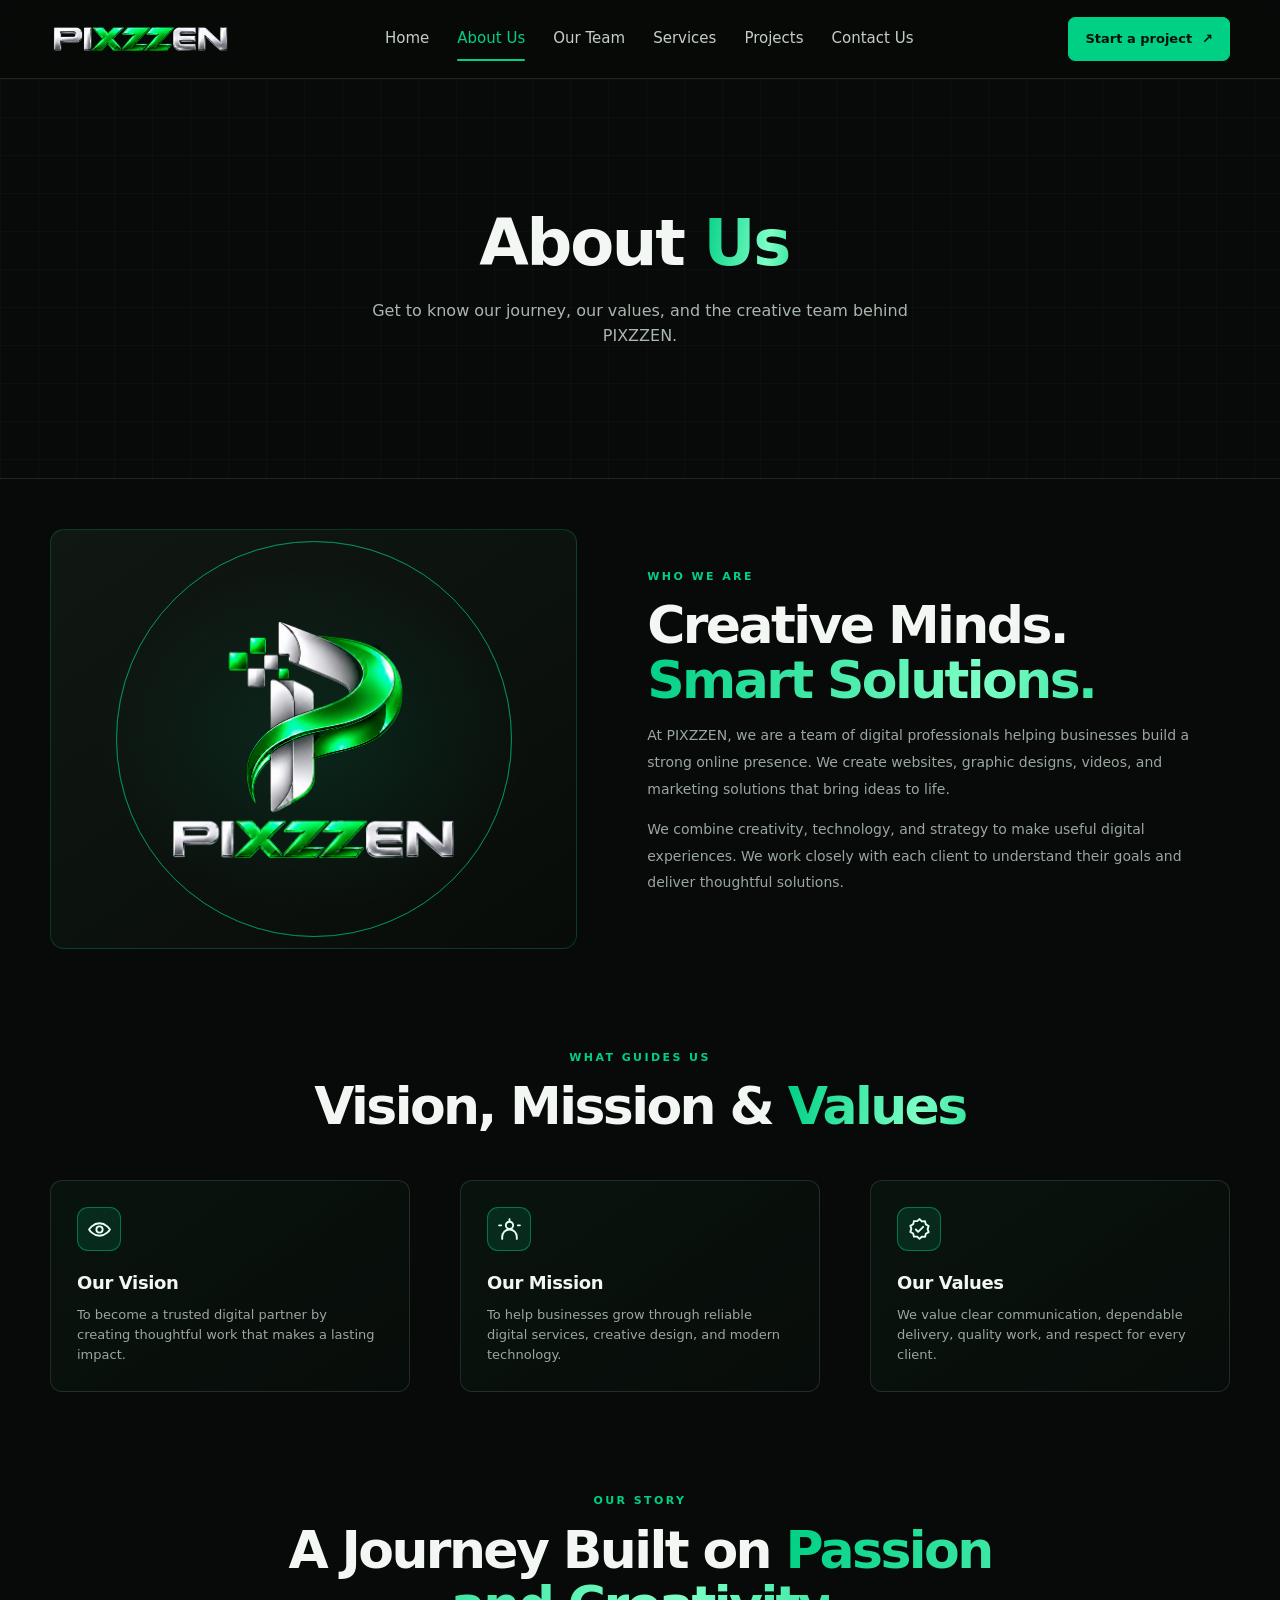
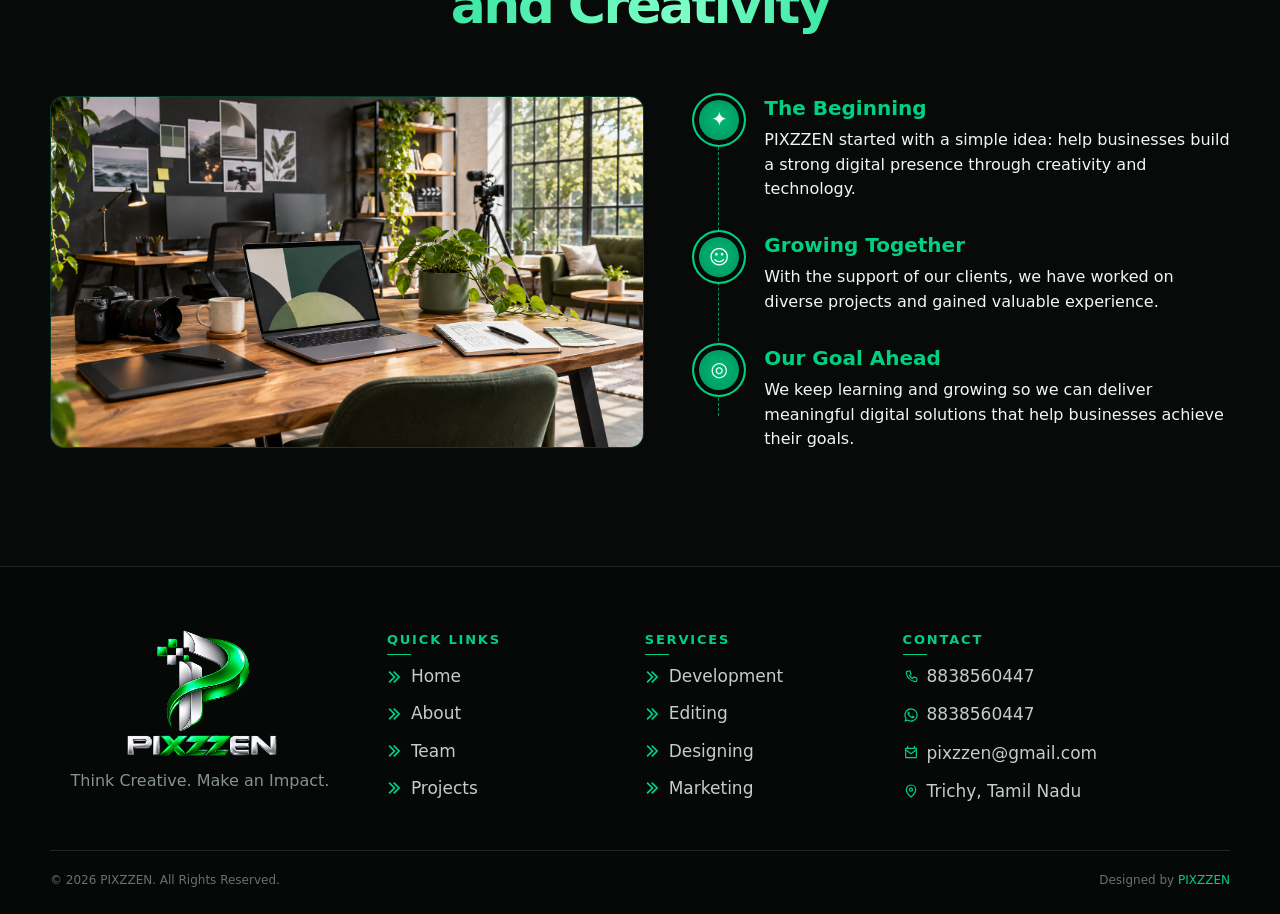
<file: about.html>
<!doctype html>
<html lang="en" class="nojs">

<head>
    <meta charset="UTF-8">
    <meta name="viewport" content="width=device-width, initial-scale=1">
    <link rel="icon" type="image/png" href="assets/website-images/favicon-pixzzen.png">
    <meta name="theme-color" content="#070a08">
    <meta name="description"
        content="Learn about PIXZZEN, our team, values, journey, and approach to creative digital solutions.">
    <title>Premium Digital Agency | Development, Design, Editing &amp; Marketing | PIXZZEN</title>
    <link rel="stylesheet" href="css/style.css">
    <link rel="stylesheet" href="css/animation.css">
    <link rel="stylesheet" href="css/responsive.css">
</head>

<body class="about-page">
    <a class="skip" href="#main">Skip to content</a>
    <header class="site-header">
        <div class="wrap nav"><a class="brand" href="index.html" aria-label="PIXZZEN home"><img src="assets/website-images/pixzzen_header_logo.png" alt="PIXZZEN"></a>
            <nav class="links" id="navlinks" aria-label="Main"><a href="index.html">Home</a><a href="about.html"
                    class="active">About Us</a><a href="team.html">Our Team</a><a href="services.html">Services</a><a
                    href="projects.html">Projects</a><a href="contact.html">Contact Us</a></nav>
            <a class="btn sm" href="contact.html">Start a project <span>&#8599;</span></a><button class="menu"
                id="menuBtn" aria-label="Toggle navigation">&#9776;</button>
        </div>
    </header>
    <main id="main">
        <section class="page-banner about-banner"><div class="wrap"><div class="banner-copy"><h1>About <em>Us</em></h1><p>Get to know our journey, our values, and the creative team behind PIXZZEN.</p></div></div></section>
        <section class="section">
            <div class="wrap split about-intro">
                <div class="visual about-visual rv"><img src="assets/website-images/about-section-image.png"
                        alt="PIXZZEN brand mark" loading="lazy"></div>
                <div class="copy rv">
                    <div class="kicker">Who We Are</div>
                    <h2 class="h2">Creative Minds. <em>Smart Solutions.</em></h2>
                    <p>At PIXZZEN, we are a team of digital professionals helping businesses build a strong online
                        presence. We create websites, graphic designs, videos, and marketing solutions that bring ideas
                        to life.</p>
                    <p>We combine creativity, technology, and strategy to make useful digital experiences. We work
                        closely with each client to understand their goals and deliver thoughtful solutions.</p>
                </div>
            </div>
        </section>
        <!-- <section class="section alt about-stats-section">
            <div class="wrap">
                <div class="stats about-stats">
                    <div class="stat rv" data-counter="10"><strong><span
                                class="counter-value">0</span>+</strong><span>Projects Completed</span></div>
                    <div class="stat rv" data-counter="10"><strong><span
                                class="counter-value">0</span>+</strong><span>Happy Customers</span></div>
                    <div class="stat rv" data-counter="1"><strong><span
                                class="counter-value">0</span>+</strong><span>Year of Running</span></div>
                    <div class="stat rv" data-counter="100"><strong><span
                                class="counter-value">0</span>%</strong><span>Safe &amp; Secure</span></div>
                </div>
            </div>
        </section> -->
        <section class="section about-values">
            <div class="wrap">
                <div class="section-head center">
                    <div class="kicker">What Guides Us</div>
                    <h2 class="h2">Vision, Mission &amp; <em>Values</em></h2>
                </div>
                <div class="grid3">
                    <article class="feat rv">
                        <div class="ico" aria-hidden="true"><svg viewBox="0 0 24 24"><path d="M2 12s3.6-6 10-6 10 6 10 6-3.6 6-10 6S2 12 2 12Z"/><circle cx="12" cy="12" r="3"/></svg></div>
                        <h3>Our Vision</h3>
                        <p>To become a trusted digital partner by creating thoughtful work that makes a lasting impact.
                        </p>
                    </article>
                    <article class="feat rv">
                        <div class="ico" aria-hidden="true"><svg viewBox="0 0 24 24"><circle cx="12" cy="8" r="3.5"/><path d="M5 21v-2a7 7 0 0 1 14 0v2M12 2v2M4 8H2m20 0h-2"/></svg></div>
                        <h3>Our Mission</h3>
                        <p>To help businesses grow through reliable digital services, creative design, and modern
                            technology.</p>
                    </article>
                    <article class="feat rv">
                        <div class="ico" aria-hidden="true"><svg viewBox="0 0 24 24"><path d="m12 2 2.2 2.2 3.1-.1.8 3 2.7 1.6-1 2.9 1 2.9-2.7 1.6-.8 3-3.1-.1L12 21l-2.2-2.2-3.1.1-.8-3-2.7-1.6 1-2.9-1-2.9 2.7-1.6.8-3 3.1.1L12 2Z"/><path d="m8.5 12 2.2 2.2 4.8-4.8"/></svg></div>
                        <h3>Our Values</h3>
                        <p>We value clear communication, dependable delivery, quality work, and respect for every
                            client.</p>
                    </article>
                </div>
            </div>
        </section>
        <section class="section alt about-story" style="padding-bottom:100px;">
            <div class="wrap">
                <div class="section-head center">
                    <div class="kicker">Our Story</div>
                    <h2 class="h2">A Journey Built on <em>Passion and Creativity</em></h2>
                </div>
                <div class="story-layout">
                     <div class="visual story-visual rv"><img src="assets/website-images/about-story-studio.png"
                            alt="A creative studio workspace with a laptop, camera, and design materials"
                            loading="lazy"></div>
                    <div class="timeline">
                        <article class="tl rv"><span class="story-icon" aria-hidden="true">&#10022;</span>
                            <div>
                                <h3>The Beginning</h3>
                                <p>PIXZZEN started with a simple idea: help businesses build a strong digital presence
                                    through creativity and technology.</p>
                            </div>
                        </article>
                        <article class="tl rv"><span class="story-icon" aria-hidden="true">&#9786;</span>
                            <div>
                                <h3>Growing Together</h3>
                                <p>With the support of our clients, we have worked on diverse projects and gained
                                    valuable experience.</p>
                            </div>
                        </article>
                        <article class="tl rv"><span class="story-icon" aria-hidden="true">&#9678;</span>
                            <div>
                                <h3>Our Goal Ahead</h3>
                                <p>We keep learning and growing so we can deliver meaningful digital solutions that help
                                    businesses achieve their goals.</p>
                            </div>
                        </article>
                    </div>
                   
                </div>
            </div>
        </section>
      
    </main>
    <footer class="footer"><div class="wrap">
<div class="foot-grid">
<div class="footer-brand"><a class="footer-logo" href="index.html" aria-label="PIXZZEN home"><img src="assets/website-images/logo-footer.png" alt="PIXZZEN"></a><p>Think Creative. Make an Impact.</p></div>
<div><h4>Quick Links</h4><ul class="footer-icon-links"><li><a href="index.html"><span aria-hidden="true"><svg class="footer-nav-icon" viewBox="0 0 24 24" aria-hidden="true"><path d="m3 4 8 8-8 8M11 4l8 8-8 8" fill="none" stroke="currentColor" stroke-width="3" stroke-linecap="square" stroke-linejoin="miter"/></svg></span>Home</a></li><li><a href="about.html"><span aria-hidden="true"><svg class="footer-nav-icon" viewBox="0 0 24 24" aria-hidden="true"><path d="m3 4 8 8-8 8M11 4l8 8-8 8" fill="none" stroke="currentColor" stroke-width="3" stroke-linecap="square" stroke-linejoin="miter"/></svg></span>About</a></li><li><a href="team.html"><span aria-hidden="true"><svg class="footer-nav-icon" viewBox="0 0 24 24" aria-hidden="true"><path d="m3 4 8 8-8 8M11 4l8 8-8 8" fill="none" stroke="currentColor" stroke-width="3" stroke-linecap="square" stroke-linejoin="miter"/></svg></span>Team</a></li><li><a href="projects.html"><span aria-hidden="true"><svg class="footer-nav-icon" viewBox="0 0 24 24" aria-hidden="true"><path d="m3 4 8 8-8 8M11 4l8 8-8 8" fill="none" stroke="currentColor" stroke-width="3" stroke-linecap="square" stroke-linejoin="miter"/></svg></span>Projects</a></li></ul></div>
<div><h4>Services</h4><ul class="footer-icon-links"><li><a href="services.html#web-development"><span aria-hidden="true"><svg class="footer-nav-icon" viewBox="0 0 24 24" aria-hidden="true"><path d="m3 4 8 8-8 8M11 4l8 8-8 8" fill="none" stroke="currentColor" stroke-width="3" stroke-linecap="square" stroke-linejoin="miter"/></svg></span>Development</a></li><li><a href="services.html#video-editing"><span aria-hidden="true"><svg class="footer-nav-icon" viewBox="0 0 24 24" aria-hidden="true"><path d="m3 4 8 8-8 8M11 4l8 8-8 8" fill="none" stroke="currentColor" stroke-width="3" stroke-linecap="square" stroke-linejoin="miter"/></svg></span>Editing</a></li><li><a href="services.html#graphic-designing"><span aria-hidden="true"><svg class="footer-nav-icon" viewBox="0 0 24 24" aria-hidden="true"><path d="m3 4 8 8-8 8M11 4l8 8-8 8" fill="none" stroke="currentColor" stroke-width="3" stroke-linecap="square" stroke-linejoin="miter"/></svg></span>Designing</a></li><li><a href="services.html#digital-marketing"><span aria-hidden="true"><svg class="footer-nav-icon" viewBox="0 0 24 24" aria-hidden="true"><path d="m3 4 8 8-8 8M11 4l8 8-8 8" fill="none" stroke="currentColor" stroke-width="3" stroke-linecap="square" stroke-linejoin="miter"/></svg></span>Marketing</a></li></ul></div>
<div><h4>Contact</h4><ul class="footer-icon-links"><li><a href="tel:+918838560447"><svg class="footer-contact-icon" viewBox="0 0 24 24" aria-hidden="true"><path d="M6.6 3.5 9.1 3a1.5 1.5 0 0 1 1.7 1l1 3a1.5 1.5 0 0 1-.4 1.6l-1.6 1.3a14 14 0 0 0 4.3 4.3l1.3-1.6a1.5 1.5 0 0 1 1.6-.4l3 1a1.5 1.5 0 0 1 1 1.7l-.5 2.5a2 2 0 0 1-2 1.6A16.5 16.5 0 0 1 4.9 6a2 2 0 0 1 1.7-2.5Z" fill="none" stroke="currentColor" stroke-width="1.8" stroke-linecap="round" stroke-linejoin="round"/></svg>8838560447</a></li><li><a href="https://wa.me/918838560447"><svg class="whatsapp-icon" viewBox="0 0 24 24" aria-hidden="true"><path fill="currentColor" d="M12.04 2a9.93 9.93 0 0 0-8.48 15.1L2 22l5.08-1.33A10 10 0 1 0 12.04 2Zm0 18.18a8.12 8.12 0 0 1-4.14-1.13l-.3-.18-3.01.79.8-2.93-.2-.31a8.16 8.16 0 1 1 6.85 3.76Zm4.48-6.1c-.25-.13-1.48-.73-1.71-.81-.23-.09-.4-.13-.57.13-.17.25-.65.81-.8.98-.15.17-.3.19-.55.06-.25-.13-1.06-.39-2.02-1.24-.75-.67-1.25-1.49-1.4-1.74-.15-.25-.02-.39.11-.52.11-.11.25-.3.38-.45.13-.15.17-.25.25-.42.08-.17.04-.32-.02-.45-.06-.13-.57-1.37-.78-1.87-.2-.49-.41-.42-.57-.43h-.49c-.17 0-.45.06-.68.32-.23.25-.89.87-.89 2.12s.91 2.46 1.04 2.63c.13.17 1.79 2.73 4.34 3.83.61.26 1.09.42 1.46.54.61.19 1.17.16 1.61.1.49-.07 1.48-.61 1.69-1.2.21-.59.21-1.09.15-1.2-.06-.1-.23-.16-.49-.29Z"/></svg>8838560447</a></li><li><a href="mailto:pixzzen@gmail.com"><svg class="footer-contact-icon" viewBox="0 0 24 24" aria-hidden="true"><path d="M4 5h16v14H4zM4 7l8 6 8-6" fill="none" stroke="currentColor" stroke-width="1.8" stroke-linecap="round" stroke-linejoin="round"/><path d="M7 2v3m10-3v3" fill="none" stroke="currentColor" stroke-width="1.8" stroke-linecap="round"/></svg>pixzzen@gmail.com</a></li><li><span class="footer-address"><svg class="footer-contact-icon" viewBox="0 0 24 24" aria-hidden="true"><path d="M19 10c0 5-7 11-7 11S5 15 5 10a7 7 0 1 1 14 0Z" fill="none" stroke="currentColor" stroke-width="1.8"/><circle cx="12" cy="10" r="2.3" fill="none" stroke="currentColor" stroke-width="1.8"/></svg>Trichy, Tamil Nadu</span></li></ul></div>
</div>
<div class="foot-bottom"><span>&copy; <span id="year">2026</span> PIXZZEN. All Rights Reserved.</span><span>Designed by <span class="designed-brand">PIXZZEN</span></span></div>
</div></footer>
    
    <script src="js/main.js"></script>
    <script src="js/animation.js"></script>
</body>

</html>
</file>
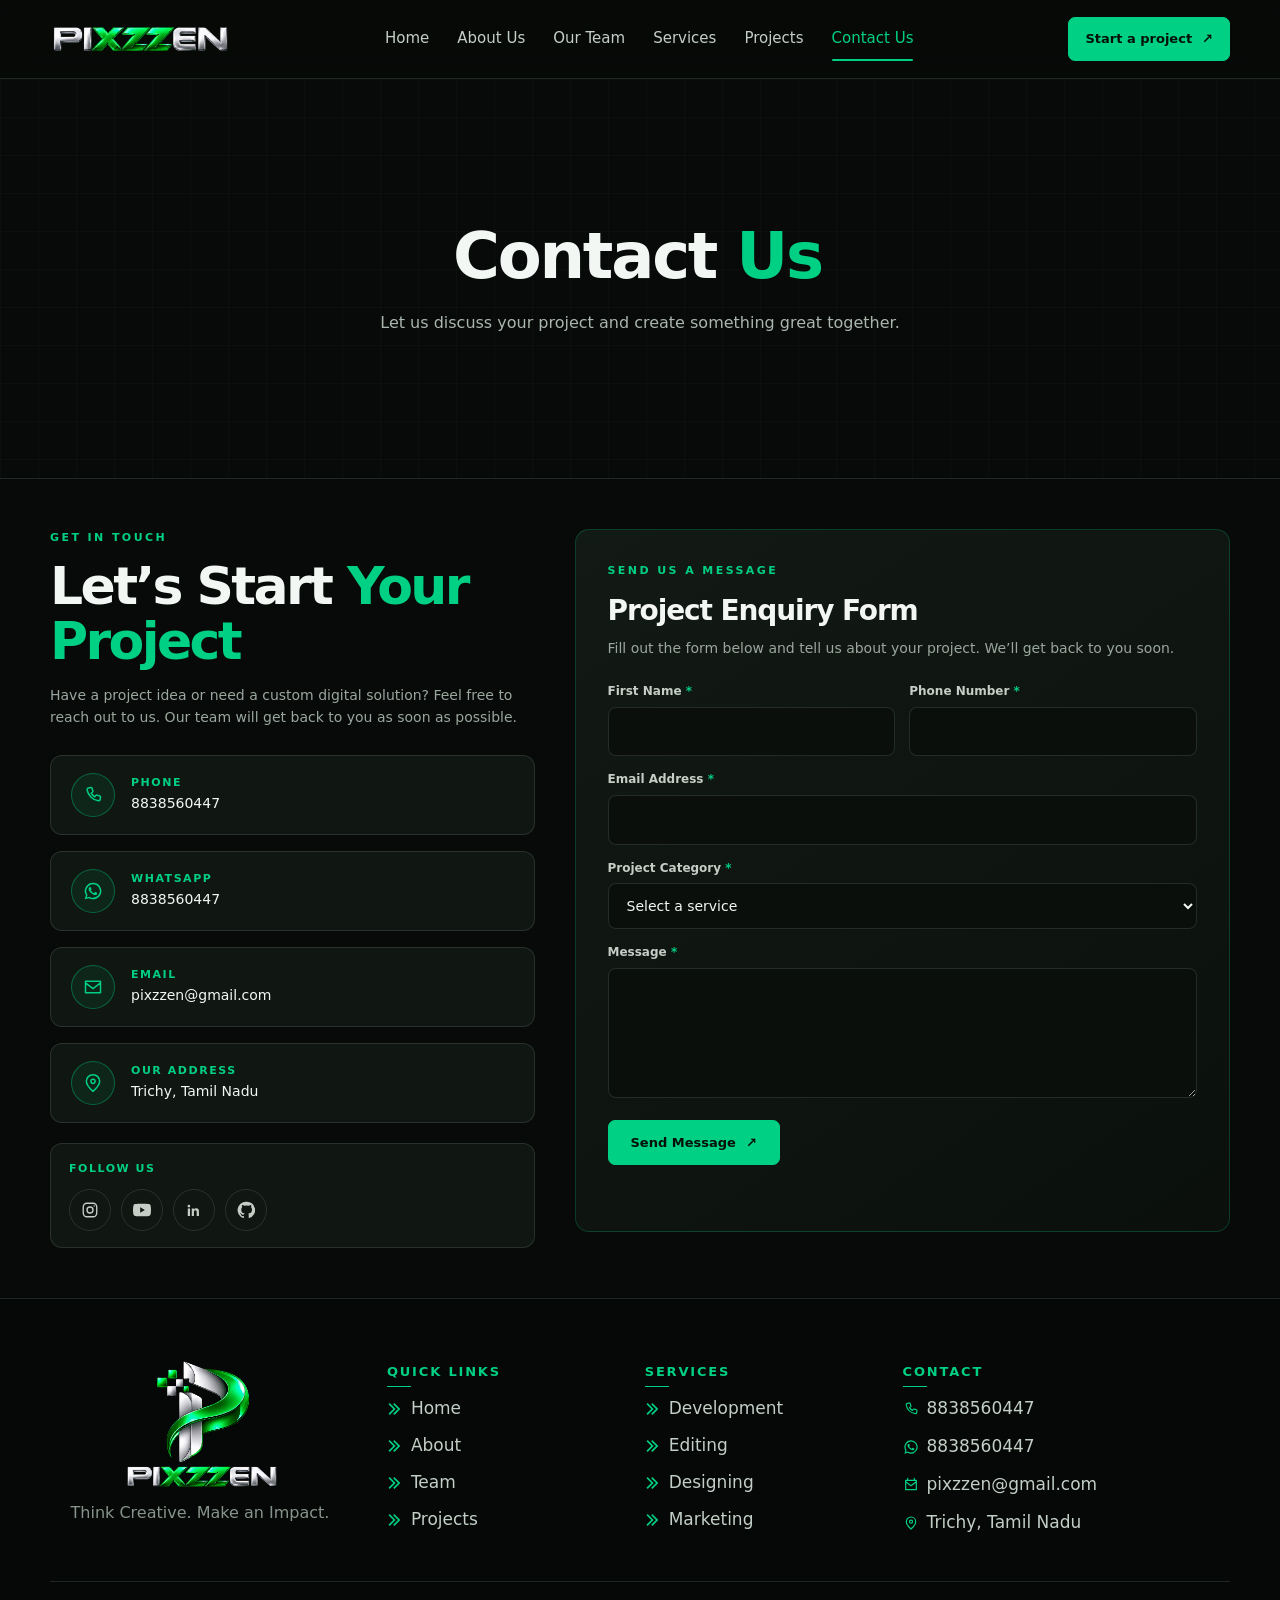
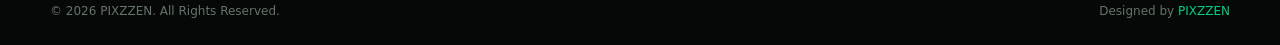
<file: contact.html>
<!doctype html>
<html lang="en" class="nojs">
<head>
<meta charset="UTF-8"><meta name="viewport" content="width=device-width, initial-scale=1">
    <link rel="icon" type="image/png" href="assets/website-images/favicon-pixzzen.png">
<meta name="theme-color" content="#070a08">
<meta name="description" content="Contact PIXZZEN to discuss your web development, design, video editing or digital marketing project.">
<title>Premium Digital Agency | Development, Design, Editing &amp; Marketing | PIXZZEN</title>
<link rel="stylesheet" href="css/style.css">
<link rel="stylesheet" href="css/animation.css">
<link rel="stylesheet" href="css/responsive.css">
</head>
<body>
<a class="skip" href="#main">Skip to content</a>
<header class="site-header"><div class="wrap nav"><a class="brand" href="index.html" aria-label="PIXZZEN home"><img src="assets/website-images/pixzzen_header_logo.png" alt="PIXZZEN"></a>
<nav class="links" id="navlinks" aria-label="Main"><a href="index.html">Home</a><a href="about.html">About Us</a><a href="team.html">Our Team</a><a href="services.html">Services</a><a href="projects.html">Projects</a><a href="contact.html" class="active">Contact Us</a></nav>
<a class="btn sm" href="contact.html">Start a project <span>↗</span></a>
<button class="menu" id="menuBtn" aria-label="Toggle navigation">☰</button></div></header>
<main id="main">
<section class="page-banner about-banner"><div class="wrap"><div class="banner-copy"><h1>Contact <em>Us</em></h1><p>Let us discuss your project and create something great together.</p></div></div></section>
<section class="section"><div class="wrap contact-grid">
<div class="rv"><div class="kicker">Get In Touch</div><h2 class="h2">Let’s Start <em>Your Project</em></h2>
<p style="color:var(--muted);font-size:14px;margin-top:16px">Have a project idea or need a custom digital solution? Feel free to reach out to us. Our team will get back to you as soon as possible.</p>
<div class="info">
<a href="tel:+918838560447"><span class="ic" aria-hidden="true"><svg viewBox="0 0 24 24"><path d="M6.6 3.5 9.1 3a1.5 1.5 0 0 1 1.7 1l1 3a1.5 1.5 0 0 1-.4 1.6l-1.6 1.3a14 14 0 0 0 4.3 4.3l1.3-1.6a1.5 1.5 0 0 1 1.6-.4l3 1a1.5 1.5 0 0 1 1 1.7l-.5 2.5a2 2 0 0 1-2 1.6A16.5 16.5 0 0 1 4.9 6a2 2 0 0 1 1.7-2.5Z"/></svg></span><span><small>Phone</small>8838560447</span></a>
<a href="https://wa.me/918838560447"><span class="ic" aria-hidden="true"><svg viewBox="0 0 24 24"><path d="M12.04 2a9.93 9.93 0 0 0-8.48 15.1L2 22l5.08-1.33A10 10 0 1 0 12.04 2Zm0 18.18a8.12 8.12 0 0 1-4.14-1.13l-.3-.18-3.01.79.8-2.93-.2-.31a8.16 8.16 0 1 1 6.85 3.76Zm4.48-6.1c-.25-.13-1.48-.73-1.71-.81-.23-.09-.4-.13-.57.13-.17.25-.65.81-.8.98-.15.17-.3.19-.55.06-.25-.13-1.06-.39-2.02-1.24-.75-.67-1.25-1.49-1.4-1.74-.15-.25-.02-.39.11-.52.11-.11.25-.3.38-.45.13-.15.17-.25.25-.42.08-.17.04-.32-.02-.45-.06-.13-.57-1.37-.78-1.87-.2-.49-.41-.42-.57-.43h-.49c-.17 0-.45.06-.68.32-.23.25-.89.87-.89 2.12s.91 2.46 1.04 2.63c.13.17 1.79 2.73 4.34 3.83.61.26 1.09.42 1.46.54.61.19 1.17.16 1.61.1.49-.07 1.48-.61 1.69-1.2.21-.59.21-1.09.15-1.2-.06-.1-.23-.16-.49-.29Z"/></svg></span><span><small>WhatsApp</small>8838560447</span></a>
<a href="mailto:pixzzen@gmail.com"><span class="ic" aria-hidden="true"><svg viewBox="0 0 24 24"><path d="M3 5h18v14H3zM3 7l9 7 9-7"/></svg></span><span><small>Email</small>pixzzen@gmail.com</span></a>
<div><span class="ic" aria-hidden="true"><svg viewBox="0 0 24 24"><path d="M20 10c0 5-8 12-8 12S4 15 4 10a8 8 0 1 1 16 0Z"/><circle cx="12" cy="10" r="2.5"/></svg></span><span><small>Our Address</small>Trichy, Tamil Nadu</span></div>
</div>
<section class="follow-box" aria-labelledby="follow-heading"><h3 id="follow-heading">Follow Us</h3><div class="social">
<a href="https://www.instagram.com/pixz.zen/" aria-label="Instagram" title="Instagram" target="_blank" rel="noopener noreferrer"><svg viewBox="0 0 24 24" aria-hidden="true"><rect x="3" y="3" width="18" height="18" rx="5"/><circle cx="12" cy="12" r="4"/><circle class="social-dot" cx="17.5" cy="6.8" r="1"/></svg></a>
<a href="https://www.youtube.com/@Stories_Of_Pixzzen" aria-label="YouTube" title="YouTube" target="_blank" rel="noopener noreferrer"><svg viewBox="0 0 24 24" aria-hidden="true"><path class="brand-fill" d="M23.5 6.2a3 3 0 0 0-2.1-2.1C19.5 3.6 12 3.6 12 3.6s-7.5 0-9.4.5A3 3 0 0 0 .5 6.2 31 31 0 0 0 0 12a31 31 0 0 0 .5 5.8 3 3 0 0 0 2.1 2.1c1.9.5 9.4.5 9.4.5s7.5 0 9.4-.5a3 3 0 0 0 2.1-2.1A31 31 0 0 0 24 12a31 31 0 0 0-.5-5.8ZM9.6 15.6V8.4l6.2 3.6-6.2 3.6Z"/></svg></a>
<a href="https://www.linkedin.com/company/144056076/" aria-label="LinkedIn" title="LinkedIn" target="_blank" rel="noopener noreferrer"><svg viewBox="0 0 24 24" aria-hidden="true"><path class="brand-fill" d="M5.2 8.5a1.8 1.8 0 1 0 0-3.6 1.8 1.8 0 0 0 0 3.6ZM3.7 10h3v10h-3zM9 10h2.9v1.4h.1a3.2 3.2 0 0 1 2.9-1.6c3.1 0 3.7 2 3.7 4.6V20h-3v-5c0-1.2 0-2.7-1.7-2.7s-2 1.3-2 2.6V20H9z"/></svg></a>
<a href="https://github.com/Pixzzen" aria-label="GitHub" title="GitHub" target="_blank" rel="noopener noreferrer"><svg viewBox="0 0 24 24" aria-hidden="true"><path class="brand-fill" d="M12 .9a11.2 11.2 0 0 0-3.54 21.83c.56.1.76-.24.76-.54v-2.1c-3.1.68-3.76-1.32-3.76-1.32-.5-1.29-1.24-1.63-1.24-1.63-1.02-.7.08-.69.08-.69 1.13.08 1.73 1.16 1.73 1.16 1 .1.76.2 2.32 1.2.83-1.42 1.95-1.8 2.42-1.98-2.48-.28-5.09-1.24-5.09-5.52 0-1.22.44-2.22 1.16-3-.12-.29-.5-1.43.11-2.98 0 0 .95-.3 3.08 1.15a10.7 10.7 0 0 1 5.6 0c2.14-1.45 3.08-1.15 3.08-1.15.61 1.55.23 2.69.11 2.98.72.78 1.16 1.78 1.16 3 0 4.3-2.62 5.23-5.12 5.5.4.35.76 1.03.76 2.08v3.3c0 .3.2.65.77.54A11.2 11.2 0 0 0 12 .9Z"/></svg></a>
</div></section></div>
<form class="form rv" id="enquiry" name="enquiry" method="POST" action="https://api.web3forms.com/submit">
<!-- Replace this placeholder with the Web3Forms access key. -->
<input type="hidden" name="access_key" value="b2f77d97-b1b2-43d9-a7ee-5aacc9247a6e"><input type="hidden" name="subject" value="New Project Enquiry — PIXZZEN Website"><input type="hidden" name="from_name" value="PIXZZEN Website"><input type="checkbox" name="botcheck" class="hidden" style="display:none">
<div class="kicker">Send Us a Message</div><h2 style="margin-top:10px">Project Enquiry Form</h2>
<p>Fill out the form below and tell us about your project. We’ll get back to you soon.</p>
<div class="fields">
<div><label for="fn">First Name <i>*</i></label><input id="fn" name="first_name" required></div>
<div><label for="ph">Phone Number <i>*</i></label><input id="ph" name="phone" type="tel" required></div>
<div class="full"><label for="em">Email Address <i>*</i></label><input id="em" name="email" type="email" required></div>
<div class="full"><label for="cat">Project Category <i>*</i></label><select id="cat" name="category" required><option value="">Select a service</option><option>Web Development</option><option>Graphic Designing</option><option>Video Editing</option><option>Digital Marketing</option><option>Other</option></select></div>
<div class="full"><label for="msg">Message <i>*</i></label><textarea id="msg" name="message" required></textarea></div>
<div class="full"><button class="btn" type="submit">Send Message <span>↗</span></button><div class="note" id="formNote" role="status"></div></div>
</div></form>
</div></section>
<dialog class="form-success-dialog" id="formSuccessDialog" aria-labelledby="formSuccessTitle" aria-describedby="formSuccessMessage">
<div class="form-success-icon" aria-hidden="true"><svg viewBox="0 0 24 24"><path d="m5 12 4.5 4.5L19 7"/></svg></div>
<h2 id="formSuccessTitle">Message sent successfully</h2>
<p id="formSuccessMessage">Your form has been submitted successfully. We’ll get back to you soon.</p>
<button class="btn" type="button" id="formSuccessClose" autofocus>Done</button>
</dialog>
</main>
<footer class="footer"><div class="wrap">
<div class="foot-grid">
<div class="footer-brand"><a class="footer-logo" href="index.html" aria-label="PIXZZEN home"><img src="assets/website-images/logo-footer.png" alt="PIXZZEN"></a><p>Think Creative. Make an Impact.</p></div>
<div><h4>Quick Links</h4><ul class="footer-icon-links"><li><a href="index.html"><span aria-hidden="true"><svg class="footer-nav-icon" viewBox="0 0 24 24" aria-hidden="true"><path d="m3 4 8 8-8 8M11 4l8 8-8 8" fill="none" stroke="currentColor" stroke-width="3" stroke-linecap="square" stroke-linejoin="miter"/></svg></span>Home</a></li><li><a href="about.html"><span aria-hidden="true"><svg class="footer-nav-icon" viewBox="0 0 24 24" aria-hidden="true"><path d="m3 4 8 8-8 8M11 4l8 8-8 8" fill="none" stroke="currentColor" stroke-width="3" stroke-linecap="square" stroke-linejoin="miter"/></svg></span>About</a></li><li><a href="team.html"><span aria-hidden="true"><svg class="footer-nav-icon" viewBox="0 0 24 24" aria-hidden="true"><path d="m3 4 8 8-8 8M11 4l8 8-8 8" fill="none" stroke="currentColor" stroke-width="3" stroke-linecap="square" stroke-linejoin="miter"/></svg></span>Team</a></li><li><a href="projects.html"><span aria-hidden="true"><svg class="footer-nav-icon" viewBox="0 0 24 24" aria-hidden="true"><path d="m3 4 8 8-8 8M11 4l8 8-8 8" fill="none" stroke="currentColor" stroke-width="3" stroke-linecap="square" stroke-linejoin="miter"/></svg></span>Projects</a></li></ul></div>
<div><h4>Services</h4><ul class="footer-icon-links"><li><a href="services.html#web-development"><span aria-hidden="true"><svg class="footer-nav-icon" viewBox="0 0 24 24" aria-hidden="true"><path d="m3 4 8 8-8 8M11 4l8 8-8 8" fill="none" stroke="currentColor" stroke-width="3" stroke-linecap="square" stroke-linejoin="miter"/></svg></span>Development</a></li><li><a href="services.html#video-editing"><span aria-hidden="true"><svg class="footer-nav-icon" viewBox="0 0 24 24" aria-hidden="true"><path d="m3 4 8 8-8 8M11 4l8 8-8 8" fill="none" stroke="currentColor" stroke-width="3" stroke-linecap="square" stroke-linejoin="miter"/></svg></span>Editing</a></li><li><a href="services.html#graphic-designing"><span aria-hidden="true"><svg class="footer-nav-icon" viewBox="0 0 24 24" aria-hidden="true"><path d="m3 4 8 8-8 8M11 4l8 8-8 8" fill="none" stroke="currentColor" stroke-width="3" stroke-linecap="square" stroke-linejoin="miter"/></svg></span>Designing</a></li><li><a href="services.html#digital-marketing"><span aria-hidden="true"><svg class="footer-nav-icon" viewBox="0 0 24 24" aria-hidden="true"><path d="m3 4 8 8-8 8M11 4l8 8-8 8" fill="none" stroke="currentColor" stroke-width="3" stroke-linecap="square" stroke-linejoin="miter"/></svg></span>Marketing</a></li></ul></div>
<div><h4>Contact</h4><ul class="footer-icon-links"><li><a href="tel:+918838560447"><svg class="footer-contact-icon" viewBox="0 0 24 24" aria-hidden="true"><path d="M6.6 3.5 9.1 3a1.5 1.5 0 0 1 1.7 1l1 3a1.5 1.5 0 0 1-.4 1.6l-1.6 1.3a14 14 0 0 0 4.3 4.3l1.3-1.6a1.5 1.5 0 0 1 1.6-.4l3 1a1.5 1.5 0 0 1 1 1.7l-.5 2.5a2 2 0 0 1-2 1.6A16.5 16.5 0 0 1 4.9 6a2 2 0 0 1 1.7-2.5Z" fill="none" stroke="currentColor" stroke-width="1.8" stroke-linecap="round" stroke-linejoin="round"/></svg>8838560447</a></li><li><a href="https://wa.me/918838560447"><svg class="whatsapp-icon" viewBox="0 0 24 24" aria-hidden="true"><path fill="currentColor" d="M12.04 2a9.93 9.93 0 0 0-8.48 15.1L2 22l5.08-1.33A10 10 0 1 0 12.04 2Zm0 18.18a8.12 8.12 0 0 1-4.14-1.13l-.3-.18-3.01.79.8-2.93-.2-.31a8.16 8.16 0 1 1 6.85 3.76Zm4.48-6.1c-.25-.13-1.48-.73-1.71-.81-.23-.09-.4-.13-.57.13-.17.25-.65.81-.8.98-.15.17-.3.19-.55.06-.25-.13-1.06-.39-2.02-1.24-.75-.67-1.25-1.49-1.4-1.74-.15-.25-.02-.39.11-.52.11-.11.25-.3.38-.45.13-.15.17-.25.25-.42.08-.17.04-.32-.02-.45-.06-.13-.57-1.37-.78-1.87-.2-.49-.41-.42-.57-.43h-.49c-.17 0-.45.06-.68.32-.23.25-.89.87-.89 2.12s.91 2.46 1.04 2.63c.13.17 1.79 2.73 4.34 3.83.61.26 1.09.42 1.46.54.61.19 1.17.16 1.61.1.49-.07 1.48-.61 1.69-1.2.21-.59.21-1.09.15-1.2-.06-.1-.23-.16-.49-.29Z"/></svg>8838560447</a></li><li><a href="mailto:pixzzen@gmail.com"><svg class="footer-contact-icon" viewBox="0 0 24 24" aria-hidden="true"><path d="M4 5h16v14H4zM4 7l8 6 8-6" fill="none" stroke="currentColor" stroke-width="1.8" stroke-linecap="round" stroke-linejoin="round"/><path d="M7 2v3m10-3v3" fill="none" stroke="currentColor" stroke-width="1.8" stroke-linecap="round"/></svg>pixzzen@gmail.com</a></li><li><span class="footer-address"><svg class="footer-contact-icon" viewBox="0 0 24 24" aria-hidden="true"><path d="M19 10c0 5-7 11-7 11S5 15 5 10a7 7 0 1 1 14 0Z" fill="none" stroke="currentColor" stroke-width="1.8"/><circle cx="12" cy="10" r="2.3" fill="none" stroke="currentColor" stroke-width="1.8"/></svg>Trichy, Tamil Nadu</span></li></ul></div>
</div>
<div class="foot-bottom"><span>&copy; <span id="year">2026</span> PIXZZEN. All Rights Reserved.</span><span>Designed by <span class="designed-brand">PIXZZEN</span></span></div>
</div></footer>

<script src="js/main.js"></script>
</body>
</html>
</file>
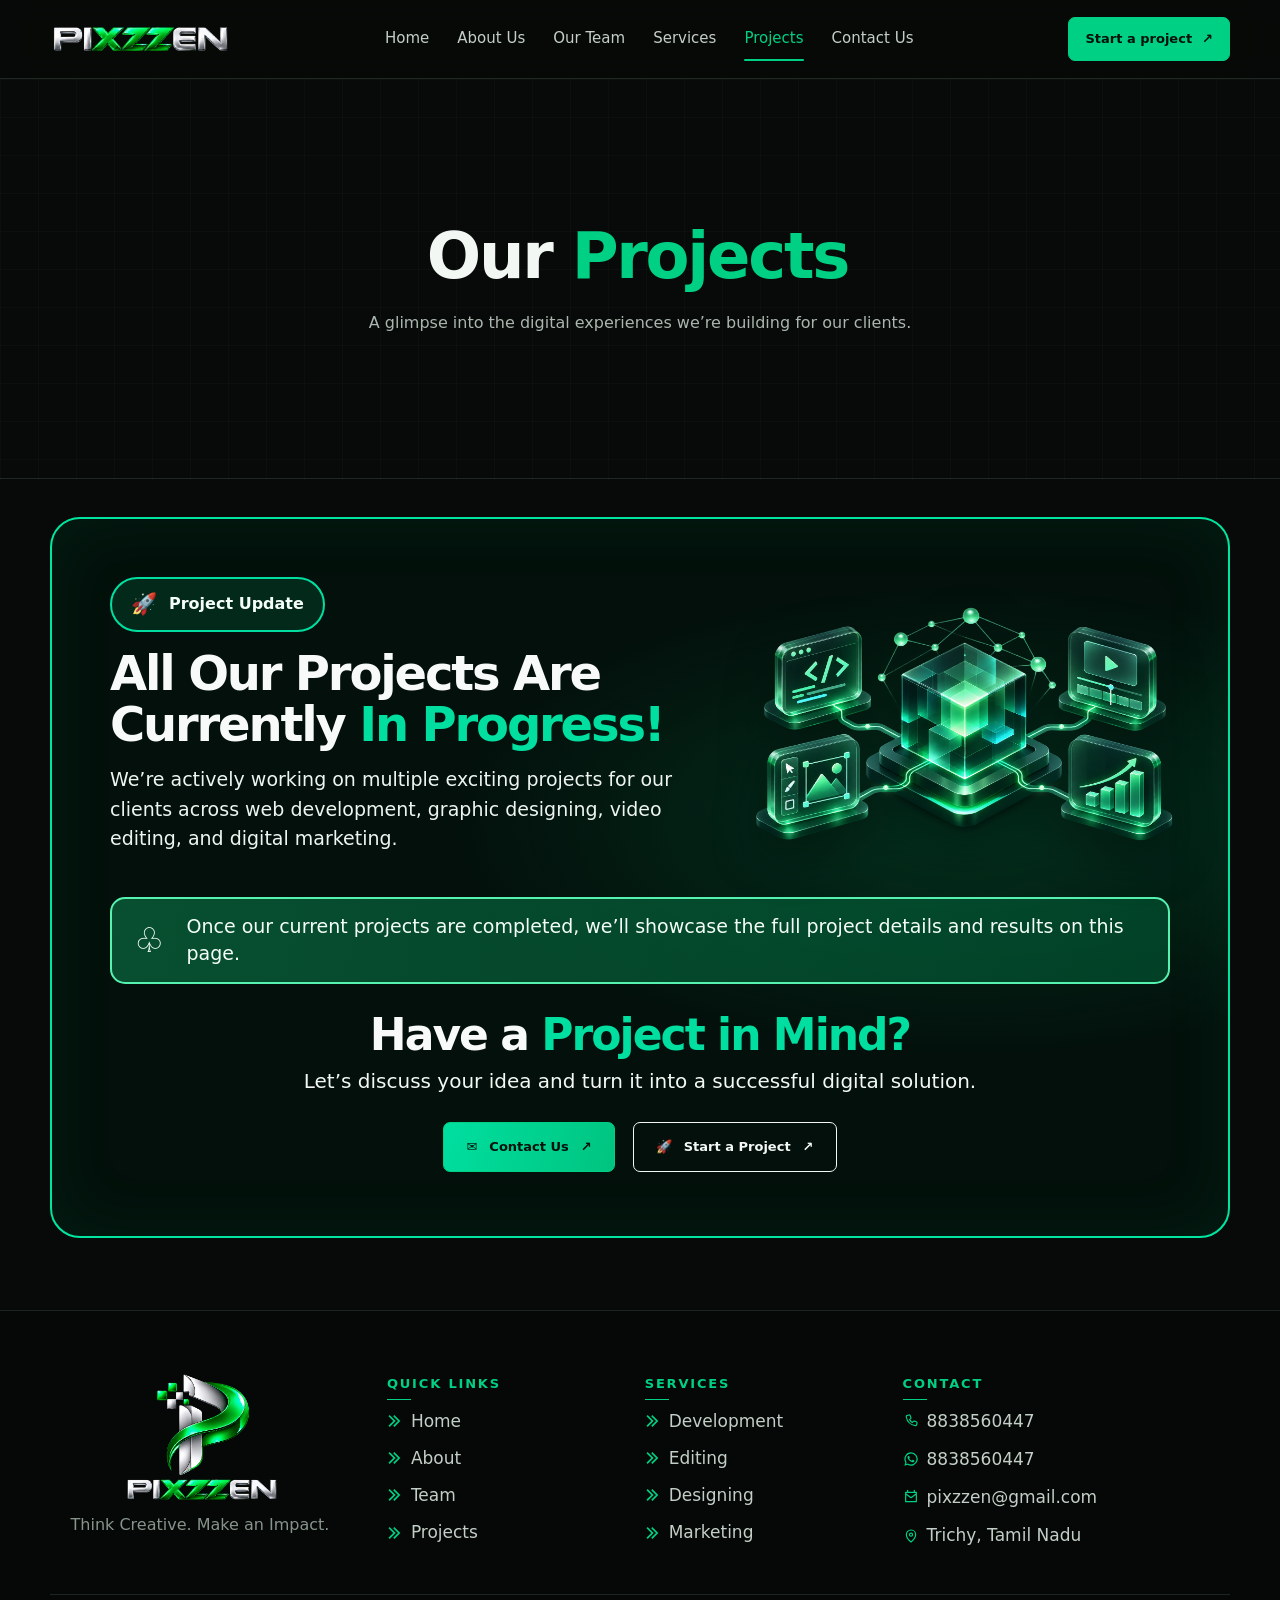
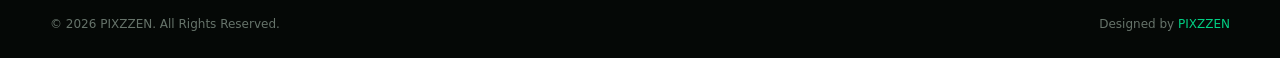
<file: projects.html>
<!doctype html>
<html lang="en" class="nojs">
<head>
<meta charset="UTF-8"><meta name="viewport" content="width=device-width, initial-scale=1">
    <link rel="icon" type="image/png" href="assets/website-images/favicon-pixzzen.png">
<meta name="theme-color" content="#070a08">
<meta name="description" content="See what PIXZZEN is currently building and check back soon for our project portfolio.">
<title>Premium Digital Agency | Development, Design, Editing &amp; Marketing | PIXZZEN</title>
<link rel="stylesheet" href="css/style.css">
<link rel="stylesheet" href="css/animation.css">
<link rel="stylesheet" href="css/responsive.css">
</head>
<body>
<a class="skip" href="#main">Skip to content</a>
<header class="site-header"><div class="wrap nav"><a class="brand" href="index.html" aria-label="PIXZZEN home"><img src="assets/website-images/pixzzen_header_logo.png" alt="PIXZZEN"></a>
<nav class="links" id="navlinks" aria-label="Main"><a href="index.html">Home</a><a href="about.html">About Us</a><a href="team.html">Our Team</a><a href="services.html">Services</a><a href="projects.html" class="active">Projects</a><a href="contact.html">Contact Us</a></nav>
<a class="btn sm" href="contact.html">Start a project <span>↗</span></a>
<button class="menu" id="menuBtn" aria-label="Toggle navigation">☰</button></div></header>
<main id="main">
<section class="page-banner about-banner"><div class="wrap"><div class="banner-copy"><h1>Our <em>Projects</em></h1><p>A glimpse into the digital experiences we’re building for our clients.</p></div></div></section>
<section class="project-update-section"><div class="wrap"><div class="project-update">
<div class="project-update-copy">
<div class="project-update-label"><span aria-hidden="true">🚀</span> Project Update</div>
<h2>All Our Projects Are<br>Currently <em>In Progress!</em></h2>
<p class="project-update-intro">We’re actively working on multiple exciting projects for our clients across web development, graphic designing, video editing, and digital marketing.</p>
<ul class="project-status-list" aria-label="Project status">
</ul>
</div>
<div class="project-update-art"><img src="assets/website-images/project-innovation.png" alt="Emerald digital innovation network linking web development, video editing, graphic design, and analytics"></div>
<div class="project-update-note"><span aria-hidden="true">♧</span><p>Once our current projects are completed, we’ll showcase the full project details and results on this page.</p></div>
<div class="project-update-cta"><h2>Have a <em>Project in Mind?</em></h2><p>Let’s discuss your idea and turn it into a successful digital solution.</p><div class="project-update-actions"><a class="btn" href="contact.html"><span aria-hidden="true">✉</span> Contact Us <span aria-hidden="true">↗</span></a><a class="btn ghost" href="contact.html"><span aria-hidden="true">🚀</span> Start a Project <span aria-hidden="true">↗</span></a></div></div>
</div></div></section>
</main>
<footer class="footer"><div class="wrap">
<div class="foot-grid">
<div class="footer-brand"><a class="footer-logo" href="index.html" aria-label="PIXZZEN home"><img src="assets/website-images/logo-footer.png" alt="PIXZZEN"></a><p>Think Creative. Make an Impact.</p></div>
<div><h4>Quick Links</h4><ul class="footer-icon-links"><li><a href="index.html"><span aria-hidden="true"><svg class="footer-nav-icon" viewBox="0 0 24 24" aria-hidden="true"><path d="m3 4 8 8-8 8M11 4l8 8-8 8" fill="none" stroke="currentColor" stroke-width="3" stroke-linecap="square" stroke-linejoin="miter"/></svg></span>Home</a></li><li><a href="about.html"><span aria-hidden="true"><svg class="footer-nav-icon" viewBox="0 0 24 24" aria-hidden="true"><path d="m3 4 8 8-8 8M11 4l8 8-8 8" fill="none" stroke="currentColor" stroke-width="3" stroke-linecap="square" stroke-linejoin="miter"/></svg></span>About</a></li><li><a href="team.html"><span aria-hidden="true"><svg class="footer-nav-icon" viewBox="0 0 24 24" aria-hidden="true"><path d="m3 4 8 8-8 8M11 4l8 8-8 8" fill="none" stroke="currentColor" stroke-width="3" stroke-linecap="square" stroke-linejoin="miter"/></svg></span>Team</a></li><li><a href="projects.html"><span aria-hidden="true"><svg class="footer-nav-icon" viewBox="0 0 24 24" aria-hidden="true"><path d="m3 4 8 8-8 8M11 4l8 8-8 8" fill="none" stroke="currentColor" stroke-width="3" stroke-linecap="square" stroke-linejoin="miter"/></svg></span>Projects</a></li></ul></div>
<div><h4>Services</h4><ul class="footer-icon-links"><li><a href="services.html#web-development"><span aria-hidden="true"><svg class="footer-nav-icon" viewBox="0 0 24 24" aria-hidden="true"><path d="m3 4 8 8-8 8M11 4l8 8-8 8" fill="none" stroke="currentColor" stroke-width="3" stroke-linecap="square" stroke-linejoin="miter"/></svg></span>Development</a></li><li><a href="services.html#video-editing"><span aria-hidden="true"><svg class="footer-nav-icon" viewBox="0 0 24 24" aria-hidden="true"><path d="m3 4 8 8-8 8M11 4l8 8-8 8" fill="none" stroke="currentColor" stroke-width="3" stroke-linecap="square" stroke-linejoin="miter"/></svg></span>Editing</a></li><li><a href="services.html#graphic-designing"><span aria-hidden="true"><svg class="footer-nav-icon" viewBox="0 0 24 24" aria-hidden="true"><path d="m3 4 8 8-8 8M11 4l8 8-8 8" fill="none" stroke="currentColor" stroke-width="3" stroke-linecap="square" stroke-linejoin="miter"/></svg></span>Designing</a></li><li><a href="services.html#digital-marketing"><span aria-hidden="true"><svg class="footer-nav-icon" viewBox="0 0 24 24" aria-hidden="true"><path d="m3 4 8 8-8 8M11 4l8 8-8 8" fill="none" stroke="currentColor" stroke-width="3" stroke-linecap="square" stroke-linejoin="miter"/></svg></span>Marketing</a></li></ul></div>
<div><h4>Contact</h4><ul class="footer-icon-links"><li><a href="tel:+918838560447"><svg class="footer-contact-icon" viewBox="0 0 24 24" aria-hidden="true"><path d="M6.6 3.5 9.1 3a1.5 1.5 0 0 1 1.7 1l1 3a1.5 1.5 0 0 1-.4 1.6l-1.6 1.3a14 14 0 0 0 4.3 4.3l1.3-1.6a1.5 1.5 0 0 1 1.6-.4l3 1a1.5 1.5 0 0 1 1 1.7l-.5 2.5a2 2 0 0 1-2 1.6A16.5 16.5 0 0 1 4.9 6a2 2 0 0 1 1.7-2.5Z" fill="none" stroke="currentColor" stroke-width="1.8" stroke-linecap="round" stroke-linejoin="round"/></svg>8838560447</a></li><li><a href="https://wa.me/918838560447"><svg class="whatsapp-icon" viewBox="0 0 24 24" aria-hidden="true"><path fill="currentColor" d="M12.04 2a9.93 9.93 0 0 0-8.48 15.1L2 22l5.08-1.33A10 10 0 1 0 12.04 2Zm0 18.18a8.12 8.12 0 0 1-4.14-1.13l-.3-.18-3.01.79.8-2.93-.2-.31a8.16 8.16 0 1 1 6.85 3.76Zm4.48-6.1c-.25-.13-1.48-.73-1.71-.81-.23-.09-.4-.13-.57.13-.17.25-.65.81-.8.98-.15.17-.3.19-.55.06-.25-.13-1.06-.39-2.02-1.24-.75-.67-1.25-1.49-1.4-1.74-.15-.25-.02-.39.11-.52.11-.11.25-.3.38-.45.13-.15.17-.25.25-.42.08-.17.04-.32-.02-.45-.06-.13-.57-1.37-.78-1.87-.2-.49-.41-.42-.57-.43h-.49c-.17 0-.45.06-.68.32-.23.25-.89.87-.89 2.12s.91 2.46 1.04 2.63c.13.17 1.79 2.73 4.34 3.83.61.26 1.09.42 1.46.54.61.19 1.17.16 1.61.1.49-.07 1.48-.61 1.69-1.2.21-.59.21-1.09.15-1.2-.06-.1-.23-.16-.49-.29Z"/></svg>8838560447</a></li><li><a href="mailto:pixzzen@gmail.com"><svg class="footer-contact-icon" viewBox="0 0 24 24" aria-hidden="true"><path d="M4 5h16v14H4zM4 7l8 6 8-6" fill="none" stroke="currentColor" stroke-width="1.8" stroke-linecap="round" stroke-linejoin="round"/><path d="M7 2v3m10-3v3" fill="none" stroke="currentColor" stroke-width="1.8" stroke-linecap="round"/></svg>pixzzen@gmail.com</a></li><li><span class="footer-address"><svg class="footer-contact-icon" viewBox="0 0 24 24" aria-hidden="true"><path d="M19 10c0 5-7 11-7 11S5 15 5 10a7 7 0 1 1 14 0Z" fill="none" stroke="currentColor" stroke-width="1.8"/><circle cx="12" cy="10" r="2.3" fill="none" stroke="currentColor" stroke-width="1.8"/></svg>Trichy, Tamil Nadu</span></li></ul></div>
</div>
<div class="foot-bottom"><span>&copy; <span id="year">2026</span> PIXZZEN. All Rights Reserved.</span><span>Designed by <span class="designed-brand">PIXZZEN</span></span></div>
</div></footer>

<script src="js/main.js"></script>
</body>
</html>
</file>
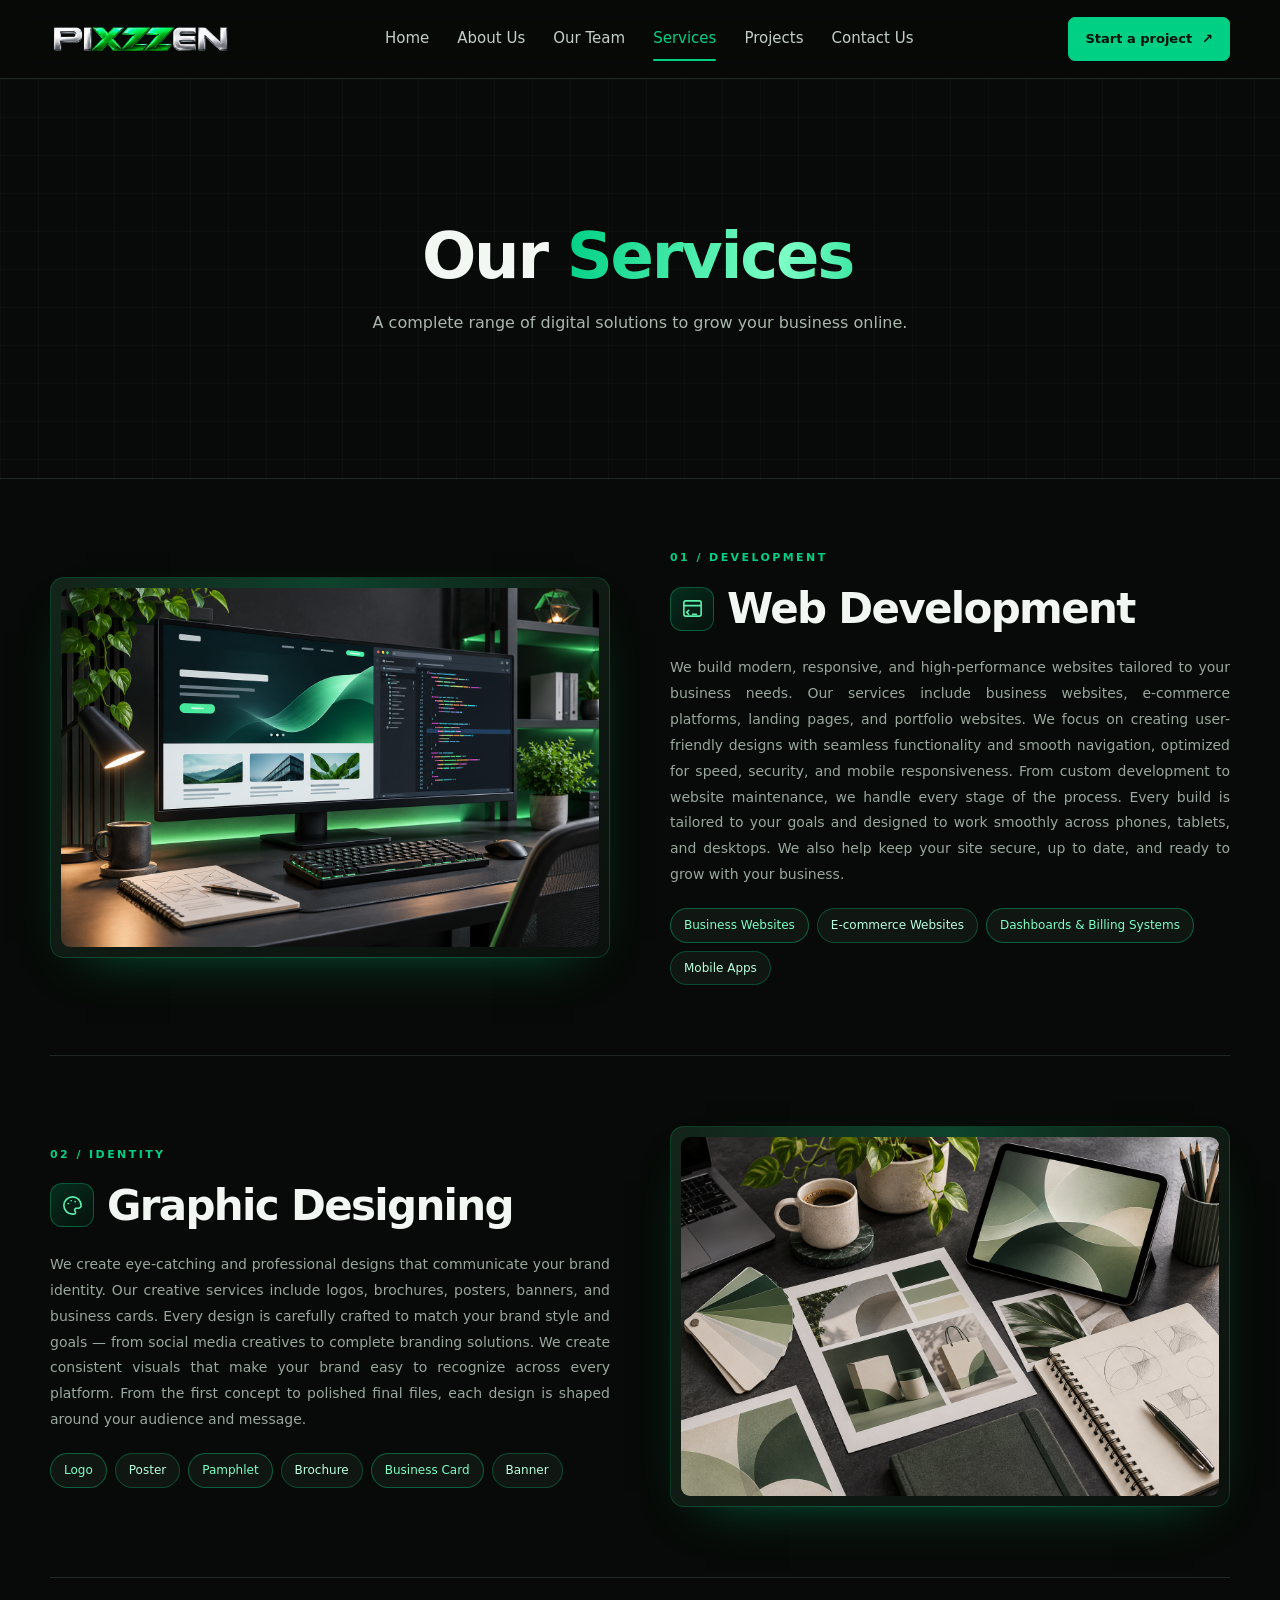
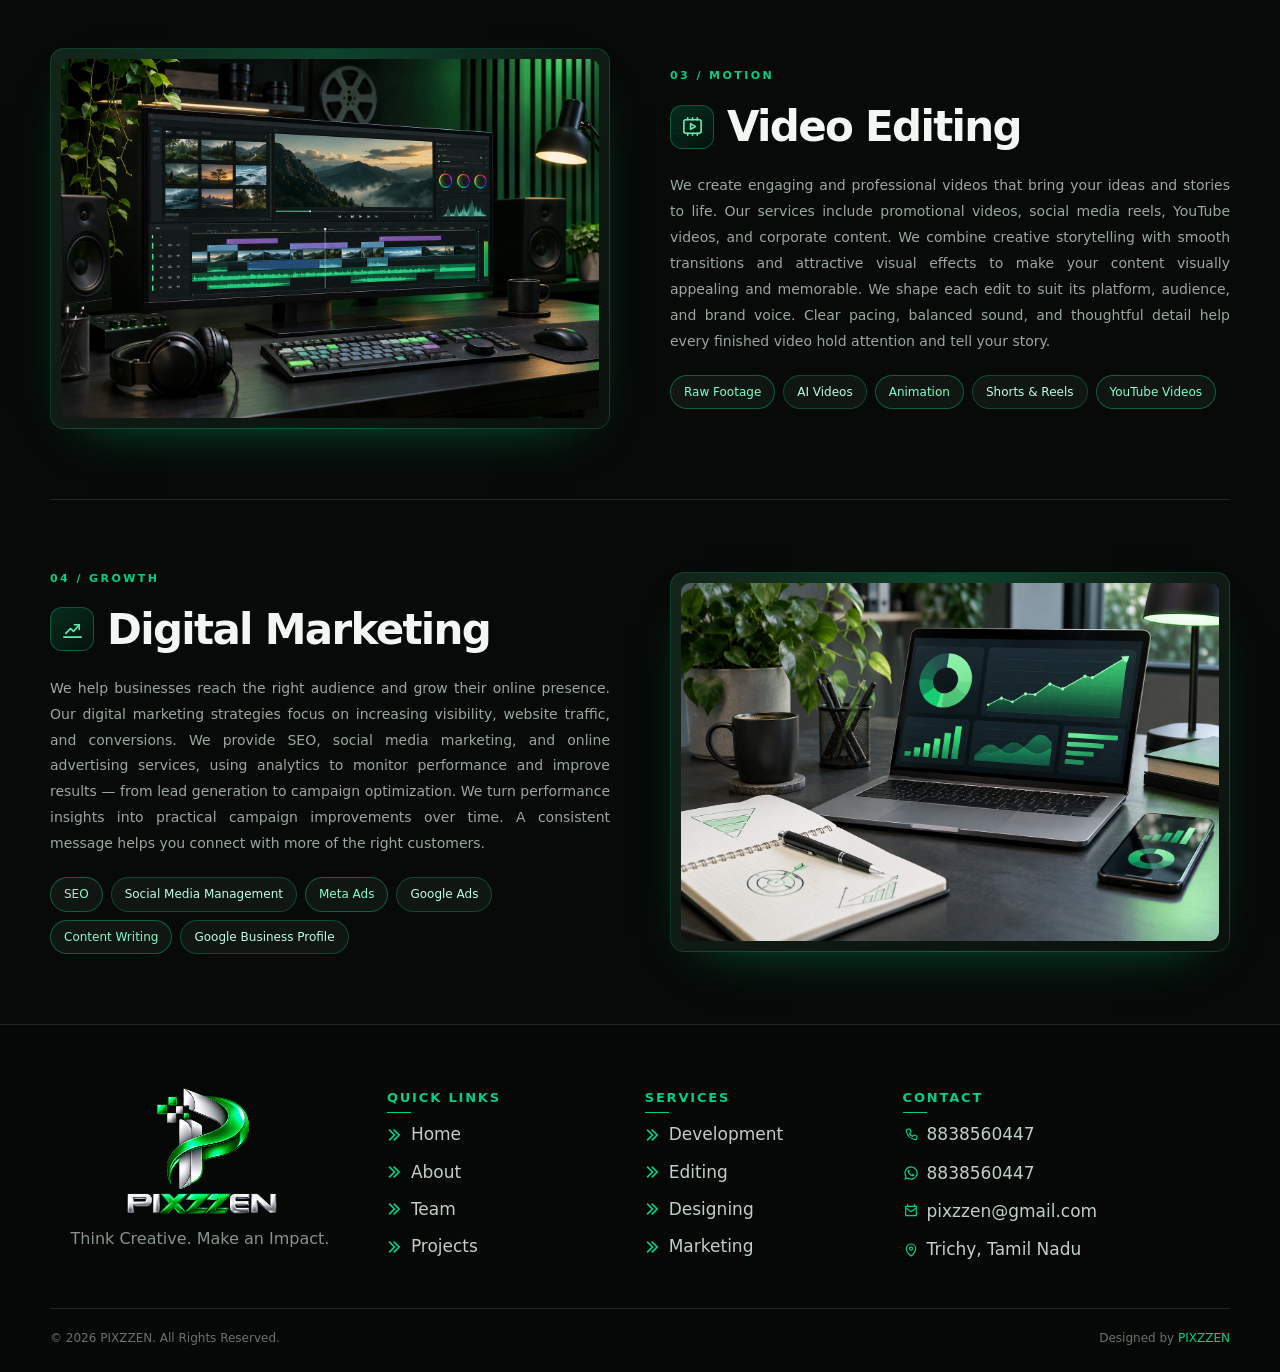
<file: services.html>
<!doctype html>
<html lang="en" class="nojs">

<head>
    <meta charset="UTF-8">
    <meta name="viewport" content="width=device-width, initial-scale=1">
    <link rel="icon" type="image/png" href="assets/website-images/favicon-pixzzen.png">
    <meta name="theme-color" content="#070a08">
    <meta name="description"
        content="Web development, graphic designing, video editing and digital marketing services from PIXZZEN.">
    <title>Premium Digital Agency | Development, Design, Editing &amp; Marketing | PIXZZEN</title>
    <link rel="stylesheet" href="css/style.css">
    <link rel="stylesheet" href="css/animation.css">
    <link rel="stylesheet" href="css/responsive.css">
</head>

<body class="services-page">
    <a class="skip" href="#main">Skip to content</a>
    <header class="site-header">
        <div class="wrap nav"><a class="brand" href="index.html" aria-label="PIXZZEN home"><img src="assets/website-images/pixzzen_header_logo.png" alt="PIXZZEN"></a>
            <nav class="links" id="navlinks" aria-label="Main"><a href="index.html">Home</a><a href="about.html">About
                    Us</a><a href="team.html">Our Team</a><a href="services.html" class="active">Services</a><a
                    href="projects.html">Projects</a><a href="contact.html">Contact Us</a></nav>
            <a class="btn sm" href="contact.html">Start a project <span>↗</span></a>
            <button class="menu" id="menuBtn" aria-label="Toggle navigation">☰</button>
        </div>
    </header>
    <main id="main">
        <section class="page-banner about-banner">
            <div class="wrap">
                <div class="banner-copy">
                    <h1>Our <em>Services</em></h1>
                    <p>A complete range of digital solutions to grow your business online.</p>
                </div>
            </div>
        </section>
        
        <div class="wrap">
            <div class="svc" id="web-development">
                <div class="visual rv"><img src="assets/website-images/service-web-development.png"
                        alt="Web development workspace with a website design and code editor" loading="lazy"></div>
                <div class="copy rv">
                    <div class="kicker">01 / Development</div>
                    <h2 class="service-title"><span class="service-icon" aria-hidden="true"><svg viewBox="0 0 24 24"><rect x="3" y="4" width="18" height="16" rx="2"/><path d="M3 9h18M8 14l-2 2 2 2m4 0h4"/></svg></span>Web Development</h2>
                    <p>We build modern, responsive, and high-performance websites tailored to your business needs. Our
                        services include business websites, e-commerce platforms, landing pages, and portfolio websites.
                        We focus on creating user-friendly designs with seamless functionality and smooth navigation,
                        optimized for speed, security, and mobile responsiveness. From custom development to website
                        maintenance, we handle every stage of the process. Every build is tailored to your goals and designed to work smoothly across phones, tablets, and desktops. We also help keep your site secure, up to date, and ready to grow with your business.</p>
                    <div class="tags">
                        <span>Business Websites</span><span>E-commerce Websites</span><span>Dashboards &amp; Billing Systems</span><span>Mobile Apps</span>
                    </div>
                </div>
            </div>
            <div class="svc rev" id="graphic-designing">
                <div class="visual rv"><img src="assets/website-images/service-graphic-design.png"
                        alt="Graphic design workspace with brand layouts, color swatches, and sketches" loading="lazy">
                </div>
                <div class="copy rv">
                    <div class="kicker">02 / Identity</div>
                    <h2 class="service-title"><span class="service-icon" aria-hidden="true"><svg viewBox="0 0 24 24"><path d="M12 3a9 9 0 1 0 0 18h1.2a2 2 0 0 0 1.5-3.3 1.7 1.7 0 0 1 1.3-2.8H18a3 3 0 0 0 3-3c0-5-4-8.9-9-8.9Z"/><path d="M7.5 10h.1m3-3h.1m4 1h.1"/></svg></span>Graphic Designing</h2>
                    <p>We create eye-catching and professional designs that communicate your brand identity. Our
                        creative services include logos, brochures, posters, banners, and business cards. Every design
                        is carefully crafted to match your brand style and goals — from social media creatives to
                        complete branding solutions. We create consistent visuals that make your brand easy to recognize across every platform. From the first concept to polished final files, each design is shaped around your audience and message.</p>
                    <div class="tags"><span>Logo</span><span>Poster</span><span>Pamphlet</span><span>Brochure</span><span>Business Card</span><span>Banner</span>
                    </div>
                </div>
            </div>
            <div class="svc" id="video-editing">
                <div class="visual rv"><img src="assets/website-images/service-video-editing.png"
                        alt="Video editing workstation with a multitrack editing timeline" loading="lazy"></div>
                <div class="copy rv">
                    <div class="kicker">03 / Motion</div>
                    <h2 class="service-title"><span class="service-icon" aria-hidden="true"><svg viewBox="0 0 24 24"><rect x="3" y="5" width="18" height="14" rx="2"/><path d="m10 9 5 3-5 3zM7 3v2m5-2v2m5-2v2M7 19v2m5-2v2m5-2v2"/></svg></span>Video Editing</h2>
                    <p>We create engaging and professional videos that bring your ideas and stories to life. Our
                        services include promotional videos, social media reels, YouTube videos, and corporate content.
                        We combine creative storytelling with smooth transitions and attractive visual effects to make
                        your content visually appealing and memorable. We shape each edit to suit its platform, audience, and brand voice. Clear pacing, balanced sound, and thoughtful detail help every finished video hold attention and tell your story.</p>
                    <div class="tags"><span>Raw Footage</span><span>AI Videos</span><span>Animation</span><span>Shorts &amp; Reels</span><span>YouTube Videos</span>
                    </div>
                </div>
            </div>
            <div class="svc rev" id="digital-marketing">
                <div class="visual rv"><img src="assets/website-images/service-digital-marketing.png"
                        alt="Digital marketing analytics workspace with charts on a laptop" loading="lazy"></div>
                <div class="copy rv">
                    <div class="kicker">04 / Growth</div>
                    <h2 class="service-title"><span class="service-icon" aria-hidden="true"><svg viewBox="0 0 24 24"><path d="M3 20h18M5 16l5-5 3 3 6-7"/><path d="M14 7h5v5"/></svg></span>Digital Marketing</h2>
                    <p>We help businesses reach the right audience and grow their online presence. Our digital marketing
                        strategies focus on increasing visibility, website traffic, and conversions. We provide SEO,
                        social media marketing, and online advertising services, using analytics to monitor performance
                        and improve results — from lead generation to campaign optimization. We turn performance insights into practical campaign improvements over time. A consistent message helps you connect with more of the right customers.</p>
                    <div class="tags"><span>SEO</span><span>Social Media Management</span><span>Meta Ads</span><span>Google Ads</span><span>Content Writing</span><span>Google Business Profile</span>
                    </div>
                </div>
            </div>

        </div>
        

        
    </main>
    <footer class="footer">
        <div class="wrap">
            <div class="foot-grid">
                <div class="footer-brand"><a class="footer-logo" href="index.html" aria-label="PIXZZEN home"><img
                            src="assets/website-images/logo-footer.png" alt="PIXZZEN"></a>
                    <p>Think Creative. Make an Impact.</p>
                </div>
                <div>
                    <h4>Quick Links</h4>
                    <ul class="footer-icon-links">
                        <li><a href="index.html"><span aria-hidden="true"><svg class="footer-nav-icon"
                                        viewBox="0 0 24 24" aria-hidden="true">
                                        <path d="m3 4 8 8-8 8M11 4l8 8-8 8" fill="none" stroke="currentColor"
                                            stroke-width="3" stroke-linecap="square" stroke-linejoin="miter" />
                                    </svg></span>Home</a></li>
                        <li><a href="about.html"><span aria-hidden="true"><svg class="footer-nav-icon"
                                        viewBox="0 0 24 24" aria-hidden="true">
                                        <path d="m3 4 8 8-8 8M11 4l8 8-8 8" fill="none" stroke="currentColor"
                                            stroke-width="3" stroke-linecap="square" stroke-linejoin="miter" />
                                    </svg></span>About</a></li>
                        <li><a href="team.html"><span aria-hidden="true"><svg class="footer-nav-icon"
                                        viewBox="0 0 24 24" aria-hidden="true">
                                        <path d="m3 4 8 8-8 8M11 4l8 8-8 8" fill="none" stroke="currentColor"
                                            stroke-width="3" stroke-linecap="square" stroke-linejoin="miter" />
                                    </svg></span>Team</a></li>
                        <li><a href="projects.html"><span aria-hidden="true"><svg class="footer-nav-icon"
                                        viewBox="0 0 24 24" aria-hidden="true">
                                        <path d="m3 4 8 8-8 8M11 4l8 8-8 8" fill="none" stroke="currentColor"
                                            stroke-width="3" stroke-linecap="square" stroke-linejoin="miter" />
                                    </svg></span>Projects</a></li>
                    </ul>
                </div>
                <div>
                    <h4>Services</h4>
                    <ul class="footer-icon-links">
                        <li><a href="services.html#web-development"><span aria-hidden="true"><svg
                                        class="footer-nav-icon" viewBox="0 0 24 24" aria-hidden="true">
                                        <path d="m3 4 8 8-8 8M11 4l8 8-8 8" fill="none" stroke="currentColor"
                                            stroke-width="3" stroke-linecap="square" stroke-linejoin="miter" />
                                    </svg></span>Development</a></li>
                        <li><a href="services.html#video-editing"><span aria-hidden="true"><svg class="footer-nav-icon"
                                        viewBox="0 0 24 24" aria-hidden="true">
                                        <path d="m3 4 8 8-8 8M11 4l8 8-8 8" fill="none" stroke="currentColor"
                                            stroke-width="3" stroke-linecap="square" stroke-linejoin="miter" />
                                    </svg></span>Editing</a></li>
                        <li><a href="services.html#graphic-designing"><span aria-hidden="true"><svg
                                        class="footer-nav-icon" viewBox="0 0 24 24" aria-hidden="true">
                                        <path d="m3 4 8 8-8 8M11 4l8 8-8 8" fill="none" stroke="currentColor"
                                            stroke-width="3" stroke-linecap="square" stroke-linejoin="miter" />
                                    </svg></span>Designing</a></li>
                        <li><a href="services.html#digital-marketing"><span aria-hidden="true"><svg
                                        class="footer-nav-icon" viewBox="0 0 24 24" aria-hidden="true">
                                        <path d="m3 4 8 8-8 8M11 4l8 8-8 8" fill="none" stroke="currentColor"
                                            stroke-width="3" stroke-linecap="square" stroke-linejoin="miter" />
                                    </svg></span>Marketing</a></li>
                    </ul>
                </div>
                <div>
                    <h4>Contact</h4>
                    <ul class="footer-icon-links">
                        <li><a href="tel:+918838560447"><svg class="footer-contact-icon" viewBox="0 0 24 24"
                                    aria-hidden="true">
                                    <path
                                        d="M6.6 3.5 9.1 3a1.5 1.5 0 0 1 1.7 1l1 3a1.5 1.5 0 0 1-.4 1.6l-1.6 1.3a14 14 0 0 0 4.3 4.3l1.3-1.6a1.5 1.5 0 0 1 1.6-.4l3 1a1.5 1.5 0 0 1 1 1.7l-.5 2.5a2 2 0 0 1-2 1.6A16.5 16.5 0 0 1 4.9 6a2 2 0 0 1 1.7-2.5Z"
                                        fill="none" stroke="currentColor" stroke-width="1.8" stroke-linecap="round"
                                        stroke-linejoin="round" />
                                </svg>8838560447</a></li>
                        <li><a href="https://wa.me/918838560447"><svg class="whatsapp-icon" viewBox="0 0 24 24"
                                    aria-hidden="true">
                                    <path fill="currentColor"
                                        d="M12.04 2a9.93 9.93 0 0 0-8.48 15.1L2 22l5.08-1.33A10 10 0 1 0 12.04 2Zm0 18.18a8.12 8.12 0 0 1-4.14-1.13l-.3-.18-3.01.79.8-2.93-.2-.31a8.16 8.16 0 1 1 6.85 3.76Zm4.48-6.1c-.25-.13-1.48-.73-1.71-.81-.23-.09-.4-.13-.57.13-.17.25-.65.81-.8.98-.15.17-.3.19-.55.06-.25-.13-1.06-.39-2.02-1.24-.75-.67-1.25-1.49-1.4-1.74-.15-.25-.02-.39.11-.52.11-.11.25-.3.38-.45.13-.15.17-.25.25-.42.08-.17.04-.32-.02-.45-.06-.13-.57-1.37-.78-1.87-.2-.49-.41-.42-.57-.43h-.49c-.17 0-.45.06-.68.32-.23.25-.89.87-.89 2.12s.91 2.46 1.04 2.63c.13.17 1.79 2.73 4.34 3.83.61.26 1.09.42 1.46.54.61.19 1.17.16 1.61.1.49-.07 1.48-.61 1.69-1.2.21-.59.21-1.09.15-1.2-.06-.1-.23-.16-.49-.29Z" />
                                </svg>8838560447</a></li>
                        <li><a href="mailto:pixzzen@gmail.com"><svg class="footer-contact-icon" viewBox="0 0 24 24"
                                    aria-hidden="true">
                                    <path d="M4 5h16v14H4zM4 7l8 6 8-6" fill="none" stroke="currentColor"
                                        stroke-width="1.8" stroke-linecap="round" stroke-linejoin="round" />
                                    <path d="M7 2v3m10-3v3" fill="none" stroke="currentColor" stroke-width="1.8"
                                        stroke-linecap="round" />
                                </svg>pixzzen@gmail.com</a></li>
                        <li><span class="footer-address"><svg class="footer-contact-icon" viewBox="0 0 24 24"
                                    aria-hidden="true">
                                    <path d="M19 10c0 5-7 11-7 11S5 15 5 10a7 7 0 1 1 14 0Z" fill="none"
                                        stroke="currentColor" stroke-width="1.8" />
                                    <circle cx="12" cy="10" r="2.3" fill="none" stroke="currentColor"
                                        stroke-width="1.8" />
                                </svg>Trichy, Tamil Nadu</span></li>
                    </ul>
                </div>
            </div>
            <div class="foot-bottom"><span>&copy; <span id="year">2026</span> PIXZZEN. All Rights Reserved.</span><span>Designed by <span class="designed-brand">PIXZZEN</span></span></div>
        </div>
    </footer>

    <script src="js/main.js"></script>
    <script src="js/animation.js"></script>
</body>

</html>
</file>
<file: css/style.css>
:root {
    --bg: #070a08;
    --bg2: #0b100d;
    --panel: #101612;
    --panel2: #141d17;
    --green: #00d084;
    --green2: #00a968;
    --green-soft: #7dffc6;
    --yellow: #00d084;
    --yellow-soft: #ffe9a8;
    --text: #f3f7f4;
    --muted: #9aa79e;
    --line: rgba(214, 255, 231, .12);
    --max: 1180px
}

* {
    box-sizing: border-box
}

html {
    scroll-behavior: smooth
}

body {
    margin: 0;
    background: var(--bg);
    color: var(--text);
    font-family: Inter, ui-sans-serif, system-ui, -apple-system, "Segoe UI", sans-serif;
    line-height: 1.55;
    -webkit-font-smoothing: antialiased
}

a {
    color: inherit;
    text-decoration: none
}

img {
    max-width: 100%;
    display: block
}

.wrap {
    width: min(var(--max), calc(100% - 48px));
    margin: auto
}

.skip {
    position: absolute;
    left: -999px
}

.skip:focus {
    left: 10px;
    top: 10px;
    background: var(--green);
    color: #04110a;
    padding: 8px 12px;
    z-index: 99;
    border-radius: 6px
}

/* header */
.site-header {
    position: sticky;
    top: 0;
    z-index: 50;
    background: rgba(7, 10, 8, .86);
    backdrop-filter: blur(14px);
    border-bottom: 1px solid var(--line)
}

.nav {
    height: 78px;
    display: flex;
    align-items: center;
    justify-content: space-between;
    gap: 20px
}

.brand {
    display: flex;
    align-items: center;
    gap: 10px;
    font-weight: 850;
    letter-spacing: .04em;
    font-size: 21px
}

.brand img {
    display: block;
    width: 180px;
    height: auto;
    max-height: 44px;
    object-fit: contain;
}

.brand svg {
    width: 40px;
    height: 40px
}

.brand b {
    color: var(--green)
}

.links {
    display: flex;
    gap: 28px;
    align-items: center;
    color: #c4cec7;
    font-size: 15px
}

.links a {
    position: relative;
    padding: 6px 0;
    transition: .2s
}

.links a:hover,
.links a.active {
    color: var(--green)
}

.links a.active:after {
    content: "";
    position: absolute;
    left: 0;
    right: 0;
    bottom: -4px;
    height: 2px;
    background: var(--yellow);
    border-radius: 2px
}

.btn {
    display: inline-flex;
    align-items: center;
    justify-content: center;
    gap: 10px;
    padding: 14px 22px;
    border-radius: 7px;
    background: var(--green);
    color: #04110a;
    font-size: 13px;
    font-weight: 800;
    transition: .2s;
    border: 1px solid var(--green);
    cursor: pointer;
    font-family: inherit
}

.btn:hover {
    background: #20e69c;
    transform: translateY(-2px)
}

.btn.ghost {
    background: transparent;
    color: var(--text);
    border-color: var(--line)
}

.btn.ghost:hover {
    border-color: var(--green);
    color: var(--green)
}

.btn.sm {
    padding: 11px 16px
}

.menu {
    display: none;
    background: none;
    border: 0;
    color: #fff;
    font-size: 26px;
    cursor: pointer
}

/* hero */
.hero {
    position: relative;
    overflow: hidden;
    padding: 90px 0 78px;
    min-height: 620px;
    display: flex;
    align-items: center;
    background: #050a08 url("../assets/website-images/home-page%20banner%20image.png") center / cover no-repeat
}

.hero:before {
    content: "";
    position: absolute;
    width: 650px;
    height: 650px;
    right: -80px;
    top: -60px;
    background: linear-gradient(90deg, rgba(5, 10, 8, .3), transparent 75%);
    filter: blur(10px)
}

.hero:after {
    content: "";
    position: absolute;
    display: none;
    right: 7%;
    top: 12%;
    width: 390px;
    height: 470px;
    border: 1px solid rgba(0, 208, 132, .18);
    border-radius: 48% 52% 58% 42%;
    transform: rotate(32deg);
    box-shadow: 0 0 100px rgba(0, 208, 132, .07), inset 0 0 80px rgba(0, 208, 132, .05);
    pointer-events: none
}

.hero-grid {
    position: relative;
    z-index: 1;
    display: grid;
    grid-template-columns: minmax(0, 1fr);
    align-items: center
}

.hero-grid>div:first-child {
    max-width: 650px
}

.hero-art {
    display: none !important
}

.eyebrow,
.kicker {
    color: var(--green);
    font-size: 11px;
    font-weight: 800;
    letter-spacing: .22em;
    text-transform: uppercase
}

.eyebrow {
    display: flex;
    align-items: center;
    gap: 10px
}

.eyebrow:before {
    content: "";
    height: 1px;
    width: 28px;
    background: var(--yellow)
}

h1 {
    font-size: clamp(44px, 6vw, 78px);
    line-height: 1;
    letter-spacing: -.06em;
    margin: 24px 0 22px;
    max-width: 720px
}

h1 em {
    font-style: normal;
    color: var(--green)
}

h1 .y {
    color: var(--yellow)
}

.lead {
    max-width: 560px;
    color: #aab6ae;
    font-size: 16px;
    line-height: 1.8
}

.actions {
    display: flex;
    gap: 40px;
    flex-wrap: wrap;
    margin-top: 32px
}

.micro {
    display: flex;
    gap: 22px;
    margin-top: 42px;
    color: #849188;
    font-size: 11px;
    letter-spacing: .04em;
    flex-wrap: wrap
}

.micro span:before {
    content: "✦";
    color: var(--yellow);
    margin-right: 8px
}

.hero-art {
    height: 440px;
    position: relative;
    display: grid;
    place-items: center
}

.orb {
    width: 320px;
    height: 320px;
    border-radius: 50%;
    background: radial-gradient(circle at 35% 28%, #50ffc0 0, #00b975 13%, #075a3c 34%, #07150e 63%, #030604 72%);
    box-shadow: 0 0 80px rgba(0, 208, 132, .22), inset -25px -35px 55px #020604, inset 14px 12px 30px rgba(255, 255, 255, .18);
    position: relative;
    display: grid;
    place-items: center
}

.orb:before,
.orb:after {
    content: "";
    position: absolute;
    inset: -26px;
    border: 1px solid rgba(0, 208, 132, .38);
    border-radius: 50%;
    transform: rotateX(68deg) rotateZ(-25deg)
}

.orb:after {
    inset: -55px;
    transform: rotateX(68deg) rotateZ(40deg);
    border-color: rgba(245, 200, 76, .28)
}

.orb span {
    font-size: 84px;
    font-weight: 900;
    letter-spacing: -.08em;
    color: #eafff5;
    text-shadow: 0 12px 30px rgba(0, 0, 0, .55);
    position: relative;
    z-index: 2
}

.orb span i {
    font-style: normal;
    color: var(--yellow)
}

.float {
    position: absolute;
    background: rgba(14, 24, 18, .8);
    border: 1px solid var(--line);
    backdrop-filter: blur(12px);
    padding: 12px 15px;
    border-radius: 9px;
    color: #dce8df;
    font-size: 11px;
    letter-spacing: .04em
}

.float strong {
    display: block;
    color: var(--green);
    font-size: 13px;
    margin-bottom: 3px
}

.float.f1 {
    top: 50px;
    right: 0
}

.float.f2 {
    bottom: 45px;
    left: 0
}

.float.f2 strong {
    color: var(--yellow)
}

/* marquee */
.strip {
    border-block: 1px solid var(--line);
    background: var(--bg2);
    overflow: hidden;
    padding: 16px 0
}

.strip-track {
    display: flex;
    gap: 50px;
    width: max-content;
    animation: slide 28s linear infinite;
    color: #c4cec7;
    font-weight: 700;
    font-size: 14px;
    letter-spacing: .08em;
    text-transform: uppercase
}

.strip-track span:before {
    content: "✦";
    color: var(--yellow);
    margin-right: 50px
}

@keyframes slide {
    to {
        transform: translateX(-50%)
    }
}

/* sections */
.section {
    padding: 50px 0
}

.alt {
    background: var(--bg2);

}

.section-head {
    display: flex;
    align-items: end;
    justify-content: space-between;
    gap: 30px;
    margin-bottom: 42px
}

.section-head.center {
    display: block;
    text-align: center;
    max-width: 720px;
    margin: 0 auto 46px
}

.h2 {
    font-size: clamp(32px, 4.4vw, 52px);
    line-height: 1.06;
    letter-spacing: -.05em;
    margin: 13px 0 0
}

.h2 em {
    font-style: normal;
    color: var(--green)
}

.sub {
    color: var(--muted);
    max-width: 430px;
    font-size: 14px;
    line-height: 1.8
}

.section-head.center .sub {
    max-width: none;
    margin: 16px auto 0
}

/* cards */
.cards {
    display: grid;
    grid-template-columns: repeat(4, 1fr);
    gap: 14px
}

.card {
    background: linear-gradient(145deg, #121a15, #0b100d);
    border: 1px solid var(--line);
    border-radius: 12px;
    overflow: hidden;
    transition: .25s;
    display: flex;
    flex-direction: column
}

.card:hover {
    transform: translateY(-5px);
    border-color: rgba(0, 208, 132, .55)
}

.thumb {
    aspect-ratio: 16/15;
    background: radial-gradient(circle at 30% 20%, rgba(0, 208, 132, .28), transparent 60%), linear-gradient(145deg, #16241b, #0b100d);
    overflow: hidden
}

.thumb img {
    width: 100%;
    height: 100%;
    object-fit: cover
}

.card-body {
    padding: 22px;
    display: flex;
    flex-direction: column;
    gap: 8px;
    flex: 1
}

.card h3 {
    margin: 0;
    font-size: 19px;
    letter-spacing: -.03em
}

.card p {
    margin: 0;
    font-size: 13px;
    color: var(--muted)
}

.more {
    margin-top: auto;
    padding-top: 10px;
    color: var(--green);
    font-size: 12px;
    font-weight: 800;
    letter-spacing: .06em
}

.more:after {
    content: " ↗"
}

.card:hover .more {
    color: var(--yellow)
}

.grid3 {
    display: grid;
    grid-template-columns: repeat(3, 1fr);
    gap: 50px
}

.feat {
    background: linear-gradient(145deg, #121a15, #0b100d);
    border: 1px solid var(--line);
    border-radius: 12px;
    padding: 26px;
    transition: .25s
}

.feat:hover {
    border-color: rgba(245, 200, 76, .5);
    transform: translateY(-4px)
}

.ico {
    width: 44px;
    height: 44px;
    border-radius: 11px;
    display: grid;
    place-items: center;
    background: rgba(0, 208, 132, .12);
    color: var(--green);
    font-size: 20px;
    margin-bottom: 18px;
    border: 1px solid rgba(0, 208, 132, .3)
}

.feat h3 {
    margin: 0 0 8px;
    font-size: 18px;
    letter-spacing: -.02em
}

.feat p {
    margin: 0;
    color: var(--muted);
    font-size: 13px
}

/* process */
.steps {
    display: grid;
    grid-template-columns: repeat(3, 1fr);
    gap: 14px;
    counter-reset: s
}

.step {
    position: relative;
    background: linear-gradient(145deg, #14231a, #090d0a);
    border: 1px solid var(--line);
    border-radius: 12px;
    padding: 30px;
    overflow: hidden
}

.step:before {
    content: "";
    position: absolute;
    width: 220px;
    height: 220px;
    border-radius: 50%;
    right: -60px;
    top: -90px;
    background: radial-gradient(circle, rgba(0, 208, 132, .25), transparent 70%)
}

.num {
    position: relative;
    color: var(--yellow);
    font-size: 12px;
    letter-spacing: .18em;
    font-weight: 800
}

.step h3 {
    position: relative;
    margin: 26px 0 8px;
    font-size: 22px;
    letter-spacing: -.03em
}

.step p {
    position: relative;
    margin: 0;
    color: var(--muted);
    font-size: 13px
}

/* Process timeline */
.steps {
    position: relative;
    display: grid;
    grid-template-columns: repeat(5, minmax(0, 1fr));
    gap: 12px;
    counter-reset: none;
}

.process-route {
    position: absolute;
    z-index: 0;
    top: 34px;
    left: 0;
    width: 100%;
    height: 62px;
    overflow: visible;
}

.process-route path {
    fill: none;
    stroke: rgba(243, 247, 244, .85);
    stroke-width: 3;
    stroke-dasharray: 8 8;
}

.route-dots circle {
    fill: #effff6;
    stroke: var(--green);
    stroke-width: 5;
}

.process-step {
    position: relative;
    z-index: 1;
    min-width: 0;
    text-align: center;
    padding: 0 4px;
}

.process-pin {
    width: 76px;
    height: 76px;
    margin: 0 auto 30px;
    border: 3px solid var(--green);
    border-radius: 50%;
    background: radial-gradient(circle at 50% 35%, #123d2b, #07130d 75%);
    box-shadow: 0 0 22px rgba(0, 208, 132, .15);
    display: grid;
    place-items: center;
    position: relative;
}

.process-pin:after {
    content: "";
    position: absolute;
    left: 50%;
    bottom: -23px;
    width: 20px;
    height: 20px;
    background: linear-gradient(145deg, var(--green), #087b54);
    clip-path: polygon(0 0, 100% 0, 50% 100%);
    transform: translateX(-50%);
    z-index: -1;
}

.process-pin svg {
    width: 42px;
    height: 42px;
    fill: none;
    stroke: #baffdf;
    stroke-width: 3;
    stroke-linecap: round;
    stroke-linejoin: round;
}

.process-step h3 {
    margin: 0 0 10px;
    font-size: clamp(15px, 1.35vw, 21px);
    line-height: 1.25;
    letter-spacing: -.03em;
    white-space: nowrap;
}

.process-step h3 span {
    color: var(--green);
}

.process-step p {
    max-width: 205px;
    margin: 0 auto;
    color: #c4cec7;
    font-size: 14px;
    line-height: 1.55;
}

/* testimonials */
.quote {
    background: var(--panel);
    border: 1px solid var(--line);
    border-radius: 12px;
    padding: 26px
}

.stars {
    color: var(--yellow);
    letter-spacing: 3px;
    font-size: 14px
}

.quote p {
    color: #cdd8d0;
    font-size: 14px;
    margin: 14px 0 20px
}

.who {
    display: flex;
    align-items: center;
    gap: 12px;
    font-size: 13px
}

.who small {
    display: block;
    color: #87948b
}

.av {
    width: 42px;
    height: 42px;
    border-radius: 50%;
    background: linear-gradient(145deg, var(--green), var(--green2));
    color: #04110a;
    display: grid;
    place-items: center;
    font-weight: 900
}

/* cta */
.cta {
    padding: 75px 0;
    background: linear-gradient(100deg, rgba(0, 208, 132, .14), transparent 65%), #0e1510;
    border-block: 1px solid rgba(0, 208, 132, .18)
}

.cta-inner {
    display: flex;
    align-items: center;
    justify-content: space-between;
    gap: 30px
}

.cta h2 {
    font-size: clamp(32px, 4.4vw, 52px);
    letter-spacing: -.05em;
    line-height: 1.06;
    margin: 12px 0
}

.cta h2 em {
    font-style: normal;
    color: var(--yellow)
}

.cta p {
    color: var(--muted);
    font-size: 14px;
    margin: 0
}

/* inner page banner */
.page-banner {
    position: relative;
    overflow: hidden;
    padding: 90px 0 70px;
    border-bottom: 1px solid var(--line);
    background: radial-gradient(ellipse at 85% 0, rgba(0, 208, 132, .16), transparent 60%), var(--bg)
}

.crumbs {
    display: flex;
    gap: 8px;
    font-size: 12px;
    color: var(--muted);
    margin-bottom: 18px
}

.crumbs a:hover {
    color: var(--green)
}

.crumbs b {
    color: var(--yellow);
    font-weight: 600
}

.page-banner h1 {
    font-size: clamp(40px, 5.4vw, 64px);
    margin: 0 0 14px
}

.page-banner p {
    color: #aab6ae;
    max-width: 600px;
    margin: 0;
    font-size: 16px
}

/* About page title section */
.about-banner {
    background: var(--bg);
    text-align: center;
}

.about-banner .crumbs {
    justify-content: center;
}

.about-banner p {
    margin-inline: auto;
}

/* about */
.split {
    display: grid;
    grid-template-columns: .95fr 1.05fr;
    gap: 70px;
    align-items: center
}

.visual {
    border: 1px solid rgba(0, 208, 132, .22);
    border-radius: 14px;
    overflow: hidden;
    min-height: 340px;
    background: radial-gradient(ellipse at 50% 48%, rgba(0, 208, 132, .2), transparent 60%), linear-gradient(145deg, #111a14, #080b09);
    position: relative
}

.visual img {
    width: 100%;
    height: 100%;
    object-fit: cover;
    min-height: 340px
}

.about-visual {
    min-height: 460px;
    display: grid;
    place-items: center;
    background: radial-gradient(ellipse at center, rgba(0, 208, 132, .11), transparent 58%), linear-gradient(145deg, #101813, #080c09);
}

.about-visual:after {
    content: "";
    position: absolute;
    width: 75%;
    aspect-ratio: 1;
    border: 1px solid rgba(0, 208, 132, .38);
    border-radius: 50%;
}

.about-visual img {
    position: relative;
    z-index: 1;
    width: 54%;
    height: auto;
    min-height: 0;
    object-fit: contain;
}

.copy p {
    color: var(--muted);
    font-size: 14px;
    line-height: 1.9
}

.stats {
    display: grid;
    grid-template-columns: repeat(4, 1fr);
    gap: 14px
}

.stat {
    text-align: center;
    border: 1px solid var(--line);
    border-radius: 12px;
    padding: 28px 12px;
    background: var(--panel)
}

.stat strong {
    display: block;
    font-size: 40px;
    letter-spacing: -.04em;
    color: var(--green)
}

.stat span {
    font-size: 12px;
    color: var(--muted);
    letter-spacing: .06em;
    text-transform: uppercase
}

.stat:nth-child(even) strong {
    color: var(--yellow)
}

.timeline {
    display: grid;
    gap: 18px;
    margin-top: 28px
}

.tl {
    border-left: 2px solid var(--green);
    padding-left: 16px
}

.tl h3 {
    margin: 0 0 4px;
    font-size: 16px
}

.tl p {
    margin: 0
}

.tl:nth-child(2) {
    border-color: var(--yellow)
}

.banner-line {
    padding: 70px 0;
    text-align: center;
    background: linear-gradient(100deg, rgba(0, 208, 132, .12), rgba(245, 200, 76, .06)), #0e1510;
    border-block: 1px solid rgba(0, 208, 132, .18)
}

.banner-line h2 {
    margin: 0;
    font-size: clamp(26px, 3.6vw, 42px);
    letter-spacing: -.04em
}

/* services page */
.svc {
    display: grid;
    grid-template-columns: 1fr 1fr;
    gap: 60px;
    align-items: center;
    padding: 70px 0;
    border-bottom: 1px solid var(--line)
}

.svc:last-of-type {
    border-bottom: 0
}

.svc.rev .visual {
    order: 2
}

.svc h2 {
    font-size: clamp(28px, 3.6vw, 42px);
    letter-spacing: -.04em;
    margin: 10px 0 14px
}

.svc p {
    color: var(--muted);
    font-size: 14px;
    line-height: 1.85
}

.tags {
    display: flex;
    flex-wrap: wrap;
    gap: 8px;
    margin-top: 20px
}

.tags span {
    font-size: 12px;
    padding: 7px 13px;
    border-radius: 99px;
    border: 1px solid var(--line);
    background: var(--panel);
    color: #d8e1db
}

.tags span:nth-child(odd) {
    border-color: rgba(0, 208, 132, .4);
    color: var(--green-soft)
}

.tags span:nth-child(even) {
    border-color: rgba(245, 200, 76, .4);
    color: var(--yellow-soft)
}

/* team */
.team {
    display: grid;
    grid-template-columns: repeat(4, 1fr);
    gap: 14px
}

.member {
    text-align: center;
    background: linear-gradient(145deg, #121a15, #0b100d);
    border: 1px solid var(--line);
    border-radius: 14px;
    padding: 30px 20px;
    transition: .25s
}

.member:hover {
    transform: translateY(-5px);
    border-color: rgba(0, 208, 132, .55)
}

.photo {
    width: 110px;
    height: 110px;
    margin: 0 auto 18px;
    border-radius: 50%;
    display: grid;
    place-items: center;
    font-size: 36px;
    font-weight: 900;
    color: #04110a;
    background: linear-gradient(145deg, var(--green), var(--green2));
    border: 4px solid rgba(0, 208, 132, .25);
    overflow: hidden
}

.member:nth-child(even) .photo {
    background: linear-gradient(145deg, var(--yellow), #d9a92c);
    border-color: rgba(245, 200, 76, .25)
}

.photo img {
    width: 100%;
    height: 100%;
    object-fit: cover
}

.member h3 {
    margin: 0;
    font-size: 18px
}

.role {
    color: var(--green);
    font-size: 12px;
    letter-spacing: .12em;
    text-transform: uppercase;
    font-weight: 800;
    margin: 6px 0 12px
}

.member p {
    margin: 0;
    font-size: 13px;
    color: var(--muted)
}

/* projects */
.project-update-section {
    padding: 38px 0 72px
}

.project-update {
    position: relative;
    display: grid;
    grid-template-columns: minmax(0, 1fr) minmax(320px, .78fr);
    column-gap: 26px;
    row-gap: 24px;
    align-items: center;
    overflow: hidden;
    padding: clamp(30px, 5vw, 58px);
    border: 2px solid #00e6a0;
    border-radius: 30px;
    background: radial-gradient(ellipse at 78% 42%, rgba(0, 176, 105, .2), transparent 40%), #03100b;
    box-shadow: inset 0 0 70px rgba(0, 186, 112, .08);
}

.project-update-copy {
    position: relative;
    z-index: 1;
}

.project-update-label {
    display: inline-flex;
    align-items: center;
    gap: 12px;
    padding: 9px 19px;
    border: 2px solid #00dfa0;
    border-radius: 99px;
    background: rgba(0, 217, 143, .12);
    color: #f5fff9;
    font-size: 16px;
    font-weight: 800;
}

.project-update-label span {
    font-size: 21px;
}

.project-update h2 {
    margin: 16px 0 14px;
    color: #f7faf8;
    font-size: clamp(30px, 4vw, 48px);
    line-height: 1.08;
    letter-spacing: -.045em;
}

.project-update h2 em {
    color: #00dfa0;
    font-style: normal;
}

.project-update-intro {
    max-width: 690px;
    margin: 0 0 19px;
    color: #eef5f0;
    font-size: clamp(15px, 1.55vw, 19px);
    line-height: 1.55;
}

.project-status-list {
    display: grid;
    gap: 9px;
    margin: 0;
    padding: 0;
    list-style: none;
}

.project-status-list li {
    display: grid;
    grid-template-columns: 34px minmax(0, 1fr) auto;
    align-items: center;
    gap: 12px;
    min-height: 54px;
    padding: 8px 12px;
    border: 1px solid rgba(0, 207, 133, .3);
    border-radius: 13px;
    background: rgba(0, 16, 10, .66);
    color: #f5faf7;
    font-size: 15px;
}

.status-icon {
    color: #00dfa0;
    font-size: 25px;
    font-weight: 900;
    text-align: center;
}

.status-pill {
    padding: 7px 13px;
    border-radius: 99px;
    background: linear-gradient(110deg, #087e4a, #00965b);
    color: #fff;
    font-size: 12px;
    font-weight: 800;
    text-align: center;
    white-space: nowrap;
}

.project-update-art {
    position: relative;
    z-index: 0;
    width: calc(93% + 20px);
    margin: -10px -20px -10px 27px;
}

.project-update-art img {
    display: block;
    width: 100%;
    height: auto;
    filter: drop-shadow(0 18px 24px rgba(0, 0, 0, .28));
}

.project-update-note {
    grid-column: 1 / -1;
    display: flex;
    align-items: center;
    gap: 22px;
    padding: 14px 22px;
    border: 2px solid #55f3af;
    border-radius: 15px;
    background: linear-gradient(100deg, rgba(10, 113, 67, .66), rgba(0, 83, 49, .68));
    color: #f4fff8;
}

.project-update-note>span {
    flex: 0 0 auto;
    font-size: 34px;
    line-height: 1;
}

.project-update-note p {
    margin: 0;
    font-size: clamp(14px, 1.55vw, 19px);
    line-height: 1.45;
}

.project-update-cta {
    grid-column: 1 / -1;
    position: relative;
    padding: 3px 0 6px;
    text-align: center;
}

.project-update-cta h2 {
    margin: 0 0 8px;
    font-size: clamp(30px, 4vw, 44px);
}

.project-update-cta p {
    margin: 0;
    color: #f3f8f4;
    font-size: clamp(15px, 1.7vw, 20px);
}

.project-update-actions {
    display: flex;
    justify-content: center;
    gap: 18px;
    flex-wrap: wrap;
    margin-top: 25px;
}

.project-update-actions .btn {
    display: inline-flex;
    align-items: center;
    gap: 12px;
}

.project-update-actions .btn:first-child {
    background: linear-gradient(110deg, #00dfa0, #00c47f);
    color: #03110b;
}

.project-update-actions .btn.ghost {
    border-color: #f4f8f5;
    color: #f4f8f5;
}

@media (max-width: 760px) {
    .project-update-section {
        padding: 24px 0 48px;
    }

    .project-update {
        grid-template-columns: 1fr;
        gap: 8px;
        border-radius: 22px;
    }

    .project-update-art {
        grid-row: 2;
        max-width: 440px;
        width: 100%;
        justify-self: center;
        margin: -10px 0 -4px;
    }

    .project-update-note {
        grid-row: 3;
        gap: 14px;
        padding: 13px 15px;
    }

    .project-update-cta {
        grid-row: 4;
    }

    .project-status-list li {
        grid-template-columns: 30px minmax(0, 1fr) auto;
        gap: 8px;
        font-size: 13px;
    }

    .status-pill {
        padding: 7px 9px;
        font-size: 11px;
    }
}

.filters {
    display: flex;
    gap: 10px;
    flex-wrap: wrap;
    justify-content: center;
    margin-bottom: 34px
}

.chip {
    background: transparent;
    color: #c4cec7;
    border: 1px solid var(--line);
    border-radius: 99px;
    padding: 10px 18px;
    font-size: 13px;
    font-weight: 700;
    cursor: pointer;
    font-family: inherit;
    transition: .2s
}

.chip:hover {
    border-color: var(--green);
    color: var(--green)
}

.chip.on {
    background: var(--green);
    color: #04110a;
    border-color: var(--green)
}

.projects {
    display: grid;
    grid-template-columns: repeat(3, 1fr);
    gap: 16px
}

.proj {
    border: 1px solid var(--line);
    border-radius: 14px;
    overflow: hidden;
    background: var(--panel);
    transition: .25s
}

.proj:hover {
    transform: translateY(-5px);
    border-color: rgba(245, 200, 76, .5)
}

.proj .thumb {
    aspect-ratio: 16/11;
    display: grid;
    place-items: center;
    color: rgba(255, 255, 255, .12);
    font-size: 56px;
    font-weight: 900
}

.proj-body {
    padding: 20px
}

.tag {
    font-size: 10px;
    color: var(--green);
    letter-spacing: .16em;
    text-transform: uppercase;
    font-weight: 800
}

.proj h3 {
    margin: 8px 0 6px;
    font-size: 19px;
    letter-spacing: -.03em
}

.proj p {
    margin: 0;
    font-size: 13px;
    color: var(--muted)
}

.badge {
    display: inline-block;
    margin-top: 12px;
    font-size: 10px;
    padding: 4px 9px;
    border-radius: 99px;
    background: rgba(245, 200, 76, .12);
    color: var(--yellow);
    border: 1px solid rgba(245, 200, 76, .35);
    letter-spacing: .08em;
    text-transform: uppercase
}

.proj.hide {
    display: none
}

/* contact */
.contact-grid {
    display: grid;
    grid-template-columns: .85fr 1.15fr;
    gap: 40px;
    align-items: start
}

.contact-grid>*,
.fields>div {
    min-width: 0;
}

.info {
    display: grid;
    gap: 16px;
    margin-top: 26px
}

.info a,
.info div {
    display: flex;
    gap: 16px;
    align-items: center;
    padding: 17px 20px;
    border: 1px solid var(--line);
    border-radius: 12px;
    background: var(--panel);
    font-size: 14px;
    transition: .2s
}

.info a:hover,
.info div:hover {
    border-color: var(--green)
}

.info small {
    display: block;
    color: var(--green);
    font-size: 11px;
    letter-spacing: .14em;
    text-transform: uppercase;
    font-weight: 800;
    margin-bottom: 2px
}

.info .ic {
    display: grid;
    place-items: center;
    flex: 0 0 44px;
    width: 44px;
    height: 44px;
    border: 1px solid rgba(0, 208, 132, .38);
    border-radius: 50%;
    background: rgba(0, 208, 132, .08);
    color: var(--green);
    transition: color .25s ease, background-color .25s ease, border-color .25s ease, transform .25s ease, box-shadow .25s ease;
}

.info .ic svg {
    display: block;
    width: 20px;
    height: 20px;
    fill: none;
    stroke: var(--green);
    stroke-width: 1.8;
    stroke-linecap: round;
    stroke-linejoin: round;
}

.info .ic svg path[d^="M12.04"] {
    fill: var(--green);
    stroke: none;
}

.info a:hover .ic,
.info div:hover .ic {
    transform: scale(1.1);
    color: var(--green);
    background: #fff;
    border-color: #fff;
    box-shadow: 0 0 0 5px rgba(255, 255, 255, .08);
}

.info a:hover .ic svg path[d^="M12.04"] {
    fill: var(--green);
}

.follow-box {
    margin-top: 20px;
    padding: 16px 18px;
    border: 1px solid var(--line);
    border-radius: 12px;
    background: var(--panel);
}

.follow-box h3 {
    margin: 0 0 12px;
    color: var(--green);
    font-size: 11px;
    font-weight: 800;
    letter-spacing: .14em;
    text-transform: uppercase;
}

.social {
    display: flex;
    gap: 10px;
    margin-top: 0
}

.social a {
    width: 42px;
    height: 42px;
    border-radius: 50%;
    border: 1px solid var(--line);
    display: grid;
    place-items: center;
    font-size: 13px;
    font-weight: 800;
    color: #c4cec7;
    transition: .2s
}

.social a:hover {
    background: var(--yellow);
    color: #1a1300;
    border-color: var(--yellow)
}

.social a svg {
    width: 18px;
    height: 18px;
    fill: none;
    stroke: currentColor;
    stroke-width: 1.8;
    stroke-linecap: round;
    stroke-linejoin: round;
}

.social a svg .brand-fill {
    fill: currentColor;
    stroke: none;
}

.social a svg .social-dot {
    fill: currentColor;
    stroke: none;
}

.form {
    background: linear-gradient(145deg, #121a15, #0b100d);
    border: 1px solid rgba(0, 208, 132, .22);
    border-radius: 14px;
    padding: 32px
}

.form h2 {
    margin: 0 0 6px;
    font-size: 28px;
    letter-spacing: -.04em
}

.form>p {
    margin: 0 0 22px;
    color: var(--muted);
    font-size: 14px
}

.fields {
    display: grid;
    grid-template-columns: 1fr 1fr;
    gap: 14px
}

.fields .full {
    grid-column: 1/-1
}

label {
    display: block;
    font-size: 12px;
    font-weight: 700;
    color: #c4cec7;
    margin-bottom: 6px
}

label i {
    color: var(--yellow);
    font-style: normal
}

input,
select,
textarea {
    width: 100%;
    background: #0a0f0c;
    border: 1px solid var(--line);
    border-radius: 8px;
    padding: 13px 14px;
    color: var(--text);
    font: inherit;
    font-size: 14px;
    transition: .2s
}

input:focus,
select:focus,
textarea:focus {
    outline: 0;
    border-color: var(--green);
    box-shadow: 0 0 0 3px rgba(0, 208, 132, .15)
}

textarea {
    min-height: 130px;
    resize: vertical
}

select option {
    background: #0a0f0c
}

.note {
    margin-top: 14px;
    font-size: 13px;
    color: var(--green-soft);
    min-height: 20px
}

.form button:disabled {
    cursor: wait;
    opacity: .7;
}

.form-success-dialog {
    width: min(420px, calc(100% - 36px));
    padding: 34px 30px 30px;
    border: 1px solid rgba(0, 208, 132, .5);
    border-radius: 20px;
    background: linear-gradient(145deg, #121a15, #08110c);
    color: var(--text);
    text-align: center;
    box-shadow: 0 26px 90px rgba(0, 0, 0, .58), 0 0 48px rgba(0, 208, 132, .12);
}

.form-success-dialog::backdrop {
    background: rgba(0, 0, 0, .76);
    backdrop-filter: blur(5px);
}

.form-success-icon {
    display: grid;
    place-items: center;
    width: 64px;
    height: 64px;
    margin: 0 auto 18px;
    border: 1px solid rgba(0, 208, 132, .55);
    border-radius: 50%;
    background: rgba(0, 208, 132, .13);
    color: var(--green);
}

.form-success-icon svg { width: 31px; height: 31px; fill: none; stroke: currentColor; stroke-width: 2.4; stroke-linecap: round; stroke-linejoin: round; }
.form-success-dialog h2 { margin: 0 0 10px; font-size: 24px; letter-spacing: -.035em; }
.form-success-dialog p { margin: 0 0 24px; color: var(--muted); font-size: 14px; line-height: 1.6; }
.form-success-dialog .btn { min-width: 124px; }

/* footer */
.footer {
    border-top: 1px solid var(--line);
    background: #050806;
    padding: 60px 0 24px
}

.foot-grid {
    display: grid;
    grid-template-columns: 1.35fr 1fr 1fr 1.45fr;
    gap: 32px;
    padding-bottom: 40px;
    border-bottom: 1px solid var(--line)
}

.foot-grid>* {
    min-width: 0;
}

.footer p {
    color: #87948b;
    font-size: 16px;
    max-width: 300px
}

.footer h4 {
    position: relative;
    display: inline-block;
    margin: 0 0 16px;
    font-size: 13px;
    line-height: 1.25;
    letter-spacing: .14em;
    text-transform: uppercase;
    color: var(--green)
}

.footer h4::after {
    content: "";
    position: absolute;
    left: 0;
    bottom: -7px;
    width: 24px;
    height: 1px;
    background: var(--green);
    animation: footerUnderline 3s ease-in-out infinite alternate;
}

@keyframes footerUnderline {
    to {
        width: 100%;
        opacity: .45;
    }
}

.footer-logo {
    width: 150px;
    height: 130px;
    display: flex;
    align-items: center;
    justify-content: center;
    padding: 0;
    overflow: visible;
    border-radius: 0;
    background: transparent;
    margin-inline: auto;
}

.footer-logo img {
    display: block;
    width: 100%;
    height: 100%;
    object-fit: contain;
    object-position: center;
}

.footer-brand p {
    margin-top: 12px;
    text-align: center;
}

.footer ul.footer-icon-links a,
.footer-address {
    display: inline-flex;
    align-items: center;
    gap: 8px;
    line-height: 1.5;
}

.footer-icon-links a>span {
    display: inline-grid;
    place-items: center;
    flex: 0 0 16px;
    width: 16px;
    height: 22px;
    color: var(--green);
    text-align: center;
}

.footer-address>span {
    width: 16px;
    color: var(--green);
    text-align: center;
    font-size: 14px;
}

.footer-icon-links .footer-nav-icon {
    display: block;
    width: 14px;
    height: 14px;
    flex: 0 0 14px;
    color: var(--green);
}

.footer-icon-links .footer-contact-icon {
    width: 16px;
    height: 16px;
    flex: 0 0 16px;
    color: var(--green);
}

.footer-icon-links .whatsapp-icon {
    width: 16px;
    height: 16px;
    flex: 0 0 16px;
    color: var(--green);
}

.footer-icon-links a,
.footer-address {
    color: #c2cec6;
}

.footer ul {
    list-style: none;
    margin: 0;
    padding: 0;
    display: grid;
    gap: 10px;
    font-size: 17px;
    color: #aab6ae
}

.footer ul a:hover {
    color: var(--green)
}

.foot-bottom {
    display: flex;
    justify-content: space-between;
    align-items: center;
    gap: 16px;
    flex-wrap: wrap;
    color: #66736a;
    font-size: 12px;
    padding-top: 20px
}

.foot-legal {
    display: inline-flex;
    justify-content: center;
    gap: 16px;
}

.designed-brand {
    color: var(--green);
}

.foot-bottom a:hover {
    color: var(--green)
}

.wa {
    position: fixed;
    right: 20px;
    bottom: 20px;
    z-index: 60;
    width: 54px;
    height: 54px;
    border-radius: 50%;
    background: var(--green);
    color: #04110a;
    display: grid;
    place-items: center;
    font-size: 24px;
    box-shadow: 0 10px 30px rgba(0, 208, 132, .4);
    transition: .2s
}

.wa:hover {
    transform: scale(1.08);
    background: var(--yellow)
}

.rv {
    opacity: 0;
    transform: translateY(22px);
    transition: .7s
}

.rv.in {
    opacity: 1;
    transform: none
}

.nojs .rv {
    opacity: 1;
    transform: none
}

@media(max-width:980px) {
    .cards {
        grid-template-columns: 1fr 1fr
    }

    .team {
        grid-template-columns: 1fr 1fr
    }

    .foot-grid {
        grid-template-columns: 1fr 1fr
    }

    .projects {
        grid-template-columns: 1fr 1fr
    }
}

@media(max-width:800px) {
    .wrap {
        width: min(100% - 34px, var(--max))
    }

    .nav {
        height: 68px
    }

    .links {
        display: none;
        position: absolute;
        top: 68px;
        left: 0;
        right: 0;
        background: #0b100d;
        padding: 22px;
        flex-direction: column;
        align-items: flex-start;
        border-bottom: 1px solid var(--line)
    }

    .links.open {
        display: flex
    }

    .nav>.btn {
        display: none
    }

    .menu {
        display: block
    }

    .hero {
        padding: 56px 0 48px;
        min-height: 560px;
        background-position: 58% center
    }

    .hero-grid {
        grid-template-columns: 1fr;
        gap: 0
    }

    .hero-art {
        height: 310px;
        order: -1
    }

    .orb {
        width: 220px;
        height: 220px
    }

    .orb span {
        font-size: 60px
    }

    .hero:after {
        right: 0;
        width: 260px;
        height: 320px
    }

    .section {
        padding: 68px 0
    }

    .section-head {
        display: block
    }

    .sub {
        margin-top: 16px
    }

    .grid3,
    .steps,
    .split,
    .svc,
    .contact-grid {
        grid-template-columns: 1fr
    }

    .svc.rev .visual {
        order: 0
    }

    .split {
        gap: 30px
    }

    .svc {
        gap: 26px;
        padding: 50px 0
    }

    .stats {
        grid-template-columns: 1fr 1fr
    }

    .cta-inner {
        display: block
    }

    .cta .btn {
        margin-top: 20px
    }

    .fields {
        grid-template-columns: 1fr
    }
}

@media(max-width:560px) {

    .hero {
        min-height: 590px;
        background-position: 61% center
    }

    .hero:before {
        width: 100%;
        right: 0;
        background: linear-gradient(90deg, rgba(5, 10, 8, .88), rgba(5, 10, 8, .56) 74%, rgba(5, 10, 8, .24))
    }

    .cards,
    .team,
    .projects,
    .foot-grid {
        grid-template-columns: 1fr
    }

    .actions .btn {
        width: 100%
    }

    .form {
        padding: 22px
    }
}

@media (max-width: 800px) {
    .steps {
        grid-template-columns: repeat(2, minmax(0, 1fr));
        row-gap: 42px;
    }

    .process-route {
        display: none;
    }
}

@media (max-width: 560px) {
    .steps {
        grid-template-columns: 1fr;
    }

    .process-step {
        padding: 0 12px;
    }

    .process-step h3 {
        font-size: 20px;
    }
}

/* Keep the homepage sections on the requested charcoal background. */
.home-page .section,
.home-page .section.alt,
.home-page .strip {
    background-color: #070a08;
}

.home-page .cta {
    position: relative;
    width: min(100% - 48px, var(--max));
    margin: 45px auto 64px;
    padding: 46px 0;
    background: #070a08 url("../assets/website-images/home-cta-banner.png") center 48% / cover no-repeat;
    border: 1px solid rgba(0, 208, 132, .28);
    border-radius: 16px;
    overflow: hidden;
}

.home-page .cta-inner {
    width: 100%;
    padding-left: 45%;
    min-height: 150px;
}

@media (max-width: 800px) {
    .home-page .cta-inner {
        width: 100%;
        padding-left: 16%;
    }
}

/* Circular process steps */
.steps {
    grid-template-columns: repeat(5, minmax(0, 1fr));
    align-items: start;
    gap: 8px;
}

.process-step {
    padding: 0;
}

.process-circle {
    width: min(100%, 220px);
    height: auto;
    max-width: 75%;
    aspect-ratio: 1;
    margin: 0 auto;
    padding: 12px 8px 9px;
    border-radius: 50%;
    position: relative;
    isolation: isolate;
    display: flex;
    flex-direction: column;
    align-items: center;
    justify-content: center;
    color: var(--text);
}

.process-circle:before {
    content: "";
    position: absolute;
    z-index: -2;
    inset: 0;
    border-radius: inherit;
    background: conic-gradient(from -38deg, var(--green) 0 43%, transparent 20% 25%, var(--green) 2% 83%, transparent 53% 64%, var(--green) 69% 116%, transparent 110%)
}

.process-circle:after {
    content: "";
    position: absolute;
    z-index: -1;
    inset: 4px;
    border: 1px solid rgba(0, 208, 132, .28);
    border-radius: inherit;
    background: #070a08;
}

.process-icon {
    color: #9affd2;
    font-size: 25px;
    font-weight: 800;
    line-height: 1;
    margin-bottom: 5px;
}

.process-icon svg {
    display: block;
    width: 22px;
    height: 22px;
    fill: none;
    stroke: currentColor;
    stroke-width: 1.8;
    stroke-linecap: round;
    stroke-linejoin: round;
}

.process-icon.code-icon {
    font-size: 18px;
}

.process-number {
    color: var(--text);
    font-size: 12px;
    font-weight: 800;
    line-height: 1.1;
}

.process-step h3 {
    margin: 2px 0 3px;
    font-size: 11px;
    line-height: 1.1;
    white-space: normal;
}

.process-step h3 span {
    color: inherit;
}

.process-step p {
    max-width: 100%;
    font-size: 11px;
    line-height: 1.18;
    display: -webkit-box;
    -webkit-box-orient: vertical;
    -webkit-line-clamp: 2;
    line-clamp: 2;
    overflow: hidden;
}

.process-arrow {
    position: absolute;
    z-index: 2;
    top: 75px;
    right: -7px;
    color: var(--green);
    font-size: 22px;
    line-height: 1;
}

@media (max-width: 980px) {
    .steps {
        grid-template-columns: repeat(3, minmax(0, 1fr));
        row-gap: 30px;
    }

    .process-arrow {
        display: none;
    }
}

@media (max-width: 560px) {
    .steps {
        grid-template-columns: repeat(2, minmax(0, 1fr));
        row-gap: 26px;
    }

    .process-circle {
        width: 160px;
    }

    .process-step p {
        font-size: 9.5px;
        max-width: 112px;
    }
}

@media (max-width: 560px) {
    .home-page .cta {
        background-position: 28% center;
        padding: 40px 0;
        width: calc(100% - 34px);
        margin-bottom: 42px;
    }

    .home-page .cta-inner {
        padding-left: 0;
        padding-top: 130px;
        min-height: 0;
        background: linear-gradient(180deg, transparent, rgba(7, 10, 8, .9) 115px);
    }
}
</file>
<file: css/animation.css>
/* =====================================================================
   PIXZZEN - motion layer
   Load AFTER css/style.css. Nothing in your design is changed;
   this file only adds animation / hover / scroll effects.
   ===================================================================== */

:root {
    --gold: #00d084;
    --ease: cubic-bezier(.2, .75, .2, 1);
}

@property --a {
    syntax: '<angle>';
    inherits: false;
    initial-value: 0deg;
}

html,
body {
    overflow-x: clip;
}

/* ---------- keyframes ---------- */
@keyframes spinA { to { --a: 360deg; } }
@keyframes spinRing { to { transform: rotate(360deg); } }
@keyframes shine { to { background-position: -250% 0; } }
@keyframes fadeUp { from { opacity: 0; transform: translateY(28px); } to { opacity: 1; transform: none; } }
@keyframes lineGrow { from { width: 0; } to { width: 28px; } }
@keyframes wordUp { from { opacity: 0; transform: translateY(110%) rotate(4deg); } to { opacity: 1; transform: none; } }
@keyframes blob {
    0%, 100% { transform: translate3d(0, 0, 0) scale(1); }
    50% { transform: translate3d(-40px, 30px, 0) scale(1.18); }
}
@keyframes rise {
    0% { transform: translate3d(0, 0, 0) scale(.6); opacity: 0; }
    15% { opacity: .9; }
    100% { transform: translate3d(var(--dx, 30px), -640px, 0) scale(1.2); opacity: 0; }
}
@keyframes btnPulse {
    0% { box-shadow: 0 0 0 0 rgba(0, 208, 132, .55); }
    70% { box-shadow: 0 0 0 18px rgba(0, 208, 132, 0); }
    100% { box-shadow: 0 0 0 0 rgba(0, 208, 132, 0); }
}
@keyframes floatY { 0%, 100% { transform: translateY(0); } 50% { transform: translateY(-12px); } }
@keyframes ripple {
    0% { transform: scale(.82); opacity: .55; }
    100% { transform: scale(1.18); opacity: 0; }
}
@keyframes icoPop {
    0% { opacity: 0; transform: scale(.3) rotate(-50deg); }
    60% { opacity: 1; transform: scale(1.2) rotate(8deg); }
    100% { opacity: 1; transform: none; }
}
@keyframes starPop {
    0% { opacity: 0; transform: scale(0) rotate(-120deg); }
    70% { opacity: 1; transform: scale(1.35) rotate(10deg); }
    100% { opacity: 1; transform: none; }
}
@keyframes ringPulse {
    0% { transform: scale(1); opacity: .7; }
    100% { transform: scale(1.9); opacity: 0; }
}
@keyframes arrowNudge { 0%, 100% { translate: 0 0; } 50% { translate: 6px 0; } }
@keyframes popIn {
    0% { opacity: 0; transform: scale(.5); }
    100% { opacity: 1; transform: none; }
}
@keyframes ctaGlow {
    0%, 100% { box-shadow: 0 0 0 rgba(0, 208, 132, 0); }
    50% { box-shadow: 0 0 55px rgba(0, 208, 132, .22); }
}
@keyframes sweep { 0% { left: -60%; } 55%, 100% { left: 140%; } }

/* ---------- scroll progress + cursor glow ---------- */
.scroll-progress {
    position: fixed;
    top: 0;
    left: 0;
    height: 3px;
    width: 100%;
    background: linear-gradient(90deg, var(--green), var(--gold));
    transform-origin: 0 50%;
    transform: scaleX(0);
    z-index: 70;
    pointer-events: none;
}

.cursor-glow {
    position: fixed;
    left: 0;
    top: 0;
    width: 520px;
    height: 520px;
    margin: -260px 0 0 -260px;
    border-radius: 50%;
    background: radial-gradient(circle, rgba(0, 208, 132, .10), transparent 60%);
    pointer-events: none;
    z-index: 40;
    mix-blend-mode: screen;
    opacity: 0;
    transition: opacity .4s;
    will-change: transform;
}

/* Homepage palette: green and white only. */
.home-page { --yellow: var(--green); --yellow-soft: #baffdf; --gold: var(--green); }
.home-page .cursor-glow { display: none !important; }

/* ---------- header / nav ---------- */
.nav { transition: height .3s var(--ease); }
.site-header { transition: box-shadow .3s, background .3s; }
.site-header.scrolled { box-shadow: 0 10px 40px rgba(0, 0, 0, .45); }
.site-header.scrolled .nav { height: 64px; }

.links a:after {
    content: "";
    position: absolute;
    left: 0;
    right: 0;
    bottom: -4px;
    height: 2px;
    border-radius: 2px;
    background: linear-gradient(90deg, var(--green), var(--gold));
    transform: scaleX(0);
    transform-origin: right;
    transition: transform .35s var(--ease);
}
.links a:hover:after,
.links a.active:after {
    transform: scaleX(1);
    transform-origin: left;
}

.brand svg { transition: transform .5s var(--ease); }
.brand:hover svg { transform: rotate(-12deg) scale(1.12); }

/* ---------- buttons ---------- */
.btn {
    position: relative;
    overflow: hidden;
    isolation: isolate;
    transition: background .25s, transform .25s, box-shadow .3s, border-color .25s, color .25s, translate .2s;
}
.btn:before {
    content: "";
    position: absolute;
    z-index: -1;
    top: 0;
    left: -120%;
    width: 70%;
    height: 100%;
    background: linear-gradient(100deg, transparent, rgba(255, 255, 255, .45), transparent);
    transform: skewX(-20deg);
    transition: left .7s var(--ease);
}
.btn:hover:before { left: 140%; }
.btn:hover { box-shadow: 0 12px 32px -6px rgba(0, 208, 132, .5); }
.btn.ghost:hover { background: rgba(0, 208, 132, .08); box-shadow: none; }
.btn span { display: inline-block; transition: transform .3s var(--ease); }
.btn:hover span { transform: translate(3px, -3px); }

/* ---------- hero ---------- */
.hero:after {
    content: "";
    display: block;
    position: absolute;
    right: 6%;
    top: 10%;
    width: 420px;
    height: 420px;
    border: 0;
    border-radius: 50%;
    background: radial-gradient(circle, rgba(0, 208, 132, .24), transparent 65%);
    filter: blur(30px);
    box-shadow: none;
    transform: none;
    animation: blob 9s ease-in-out infinite;
    pointer-events: none;
    z-index: 0;
}

.hero-grid {
    transform: translate3d(0, calc(var(--sy, 0) * .14px), 0);
    opacity: calc(1 - var(--sy, 0) / 650);
}

.particle {
    position: absolute;
    bottom: -12px;
    border-radius: 50%;
    background: radial-gradient(circle, #7dffc6, rgba(0, 208, 132, 0) 70%);
    opacity: 0;
    pointer-events: none;
    z-index: 0;
    animation: rise linear infinite;
}

.w {
    display: inline-block;
    overflow: hidden;
    vertical-align: top;
    padding: 0 .04em .14em;
    margin: 0 -.04em -.14em;
}
.wi { display: inline-block; }

.anim-ready .hero .wi { animation: wordUp .9s var(--ease) calc(.25s + var(--wi, 0) * .09s) both; }
.anim-ready .hero .eyebrow { animation: fadeUp .8s var(--ease) .05s both; }
.anim-ready .hero .eyebrow:before { animation: lineGrow .9s var(--ease) .3s both; }
.anim-ready .hero .lead { animation: fadeUp .9s var(--ease) .8s both; }
.anim-ready .hero .actions { animation: fadeUp .9s var(--ease) 1s both; }
.anim-ready .hero .micro span { animation: fadeUp .7s var(--ease) both; }
.anim-ready .hero .micro span:nth-child(1) { animation-delay: 1.25s; }
.anim-ready .hero .micro span:nth-child(2) { animation-delay: 1.37s; }
.anim-ready .hero .micro span:nth-child(3) { animation-delay: 1.49s; }
.anim-ready .hero .actions .btn:not(.ghost) { animation: btnPulse 2.6s ease-out 2.2s infinite; }

/* shimmering gradient on highlighted words */
.anim-ready :is(h1 em, h1 .y, .h2 em, .cta h2 em) {
    background: linear-gradient(100deg, var(--green) 0%, #7dffc6 30%, var(--gold) 50%, #7dffc6 70%, var(--green) 100%);
    background-size: 250% 100%;
    -webkit-background-clip: text;
    background-clip: text;
    -webkit-text-fill-color: transparent;
    color: transparent;
    animation: shine 6s linear infinite;
}

/* ---------- section headings ---------- */
.anim-ready .a-head :is(.kicker, h2, .sub, p) {
    opacity: 0;
    transform: translateY(26px);
    transition: opacity .8s var(--ease), transform .8s var(--ease);
}
.anim-ready .a-head.a-in :is(.kicker, h2, .sub, p) { opacity: 1; transform: none; }
.anim-ready .a-head.a-in h2 { transition-delay: .12s; }
.anim-ready .a-head.a-in :is(.sub, p) { transition-delay: .26s; }

/* ---------- generic scroll reveal (.rv is already in your HTML) ---------- */
.rv {
    transition: opacity .9s var(--ease) var(--d, 0s),
        transform .9s var(--ease) var(--d, 0s),
        translate .35s ease,
        scale .35s ease,
        border-color .35s,
        box-shadow .35s,
        background-color .35s;
}
.anim-ready .rv:not(.in) { opacity: 0; transform: translateY(46px) scale(.96); }
.anim-ready .split .visual.rv:not(.in) { transform: translateX(-60px) scale(.95); }
.anim-ready .split .copy.rv:not(.in) { transform: translateX(60px); }

.cards .card:nth-child(2),
.grid3 > :nth-child(3n+2) { --d: .12s; }
.cards .card:nth-child(3),
.grid3 > :nth-child(3n) { --d: .24s; }
.cards .card:nth-child(4) { --d: .36s; }
.steps .process-step:nth-child(2) { --d: .1s; }
.steps .process-step:nth-child(3) { --d: .2s; }
.steps .process-step:nth-child(4) { --d: .3s; }
.steps .process-step:nth-child(5) { --d: .4s; }

/* ---------- about ---------- */
.about-visual { transition: border-color .4s, box-shadow .4s; }
.about-visual:hover { border-color: rgba(0, 208, 132, .6); box-shadow: 0 0 60px -10px rgba(0, 208, 132, .35); }
.about-visual img { animation: floatY 6s ease-in-out infinite; }
.home-page .about-visual img { animation: logoBreath 3.6s ease-in-out infinite; }
@keyframes logoBreath { 0%,100% { scale: .94; } 50% { scale: 1.06; } }
.about-visual:before {
    content: "";
    position: absolute;
    top: 50%;
    left: 50%;
    width: 75%;
    aspect-ratio: 1;
    translate: -50% -50%;
    border: 1px solid rgba(0, 208, 132, .45);
    border-radius: 50%;
    animation: ripple 4s ease-out infinite;
    pointer-events: none;
}

/* ---------- card family: spotlight + running border ---------- */
.card,
.feat,
.quote { position: relative; }

.card:before,
.feat:before,
.quote:before {
    content: "";
    position: absolute;
    inset: 0;
    z-index: 1;
    border-radius: inherit;
    background: radial-gradient(320px circle at var(--mx, 50%) var(--my, 50%), rgba(0, 208, 132, .14), transparent 60%);
    opacity: 0;
    transition: opacity .35s;
    pointer-events: none;
}
.card:after,
.feat:after,
.quote:after {
    content: "";
    position: absolute;
    inset: 0;
    z-index: 2;
    border-radius: inherit;
    padding: 1.5px;
    background: conic-gradient(from var(--a), transparent 0 55%, var(--green) 75%, var(--gold) 90%, transparent);
    -webkit-mask: linear-gradient(#000 0 0) content-box, linear-gradient(#000 0 0);
    -webkit-mask-composite: xor;
    mask: linear-gradient(#000 0 0) content-box, linear-gradient(#000 0 0);
    mask-composite: exclude;
    opacity: 0;
    transition: opacity .4s;
    animation: spinA 3.2s linear infinite;
    pointer-events: none;
}
.card:hover:before, .feat:hover:before, .quote:hover:before,
.card.is-focus:before, .feat.is-focus:before, .quote.is-focus:before,
.card:hover:after, .feat:hover:after, .quote:hover:after,
.card.is-focus:after, .feat.is-focus:after, .quote.is-focus:after { opacity: 1; }

/* ---------- service cards ---------- */
.card:hover,
.card.is-focus {
    border-color: rgba(0, 208, 132, .6);
    box-shadow: 0 18px 50px -12px rgba(0, 208, 132, .35), 0 0 0 1px rgba(0, 208, 132, .15);
}
.card:hover { translate: 0 -10px; }

.thumb { position: relative; }
.thumb:before {
    content: "";
    position: absolute;
    z-index: 2;
    top: 0;
    left: -80%;
    width: 50%;
    height: 100%;
    background: linear-gradient(100deg, transparent, rgba(255, 255, 255, .18), transparent);
    transform: skewX(-18deg);
    transition: left .9s var(--ease);
    pointer-events: none;
}
.card:hover .thumb:before { left: 130%; }
.thumb img { transition: scale .7s var(--ease), filter .5s; }
.card:hover .thumb img,
.card.is-focus .thumb img { scale: 1.1; filter: brightness(1.12) saturate(1.15); }

.card h3 { transition: color .3s; }
.card:hover h3,
.card.is-focus h3 { color: var(--green); }

.more {
    align-self: flex-start;
    padding-bottom: 4px;
    background: linear-gradient(var(--gold), var(--gold)) 0 100% / 0 2px no-repeat;
    transition: background-size .4s var(--ease), color .3s, letter-spacing .3s;
}
.more:after {
    display: inline-block;
    transition: transform .3s var(--ease);
}
.card:hover .more,
.card.is-focus .more {
    color: var(--gold);
    letter-spacing: .1em;
    background-size: 100% 2px;
}
.card:hover .more:after { transform: translate(4px, -4px); }
.home-page .card .more { padding: 7px 12px; border: 1px solid transparent; border-radius: 6px; background: none; color: var(--text); transition: border-color .25s, color .25s, background .25s; }
.home-page .card:hover .more { border-color: var(--green); color: var(--green); background: rgba(0,208,132,.08); letter-spacing: 0; }

/* ---------- why choose us ---------- */
.feat:hover,
.feat.is-focus {
    border-color: rgba(245, 200, 76, .55);
    box-shadow: 0 16px 44px -14px rgba(245, 200, 76, .28);
}
.feat:hover { translate: 0 -8px; }
.home-page .feat:hover,.home-page .feat.is-focus { border-color: rgba(255,255,255,.75); box-shadow: 0 14px 40px -16px rgba(255,255,255,.2); scale:1.025; }
.home-page .feat:hover .ico,.home-page .feat.is-focus .ico { color:#fff; border-color:#fff; background:rgba(255,255,255,.1); }
.home-page .feat:hover h3,.home-page .feat.is-focus h3 { color:var(--green); }

.ico {
    position: relative;
    transition: background .4s, color .4s, border-color .4s, box-shadow .4s, rotate .6s var(--ease), scale .4s;
}
.ico:after {
    content: "";
    position: absolute;
    inset: -1px;
    border-radius: inherit;
    border: 1px solid var(--green);
    opacity: 0;
    pointer-events: none;
}
.feat:hover .ico,
.feat.is-focus .ico {
    background: var(--green);
    color: #04110a;
    border-color: var(--gold);
    box-shadow: 0 0 0 6px rgba(0, 208, 132, .12), 0 0 26px rgba(0, 208, 132, .5);
}
.feat:hover .ico { rotate: 360deg; scale: 1.1; }
.feat.is-focus .ico:after { animation: ringPulse 1.6s ease-out infinite; }
.feat.rv.in .ico { animation: icoPop .8s var(--ease) calc(var(--d, 0s) + .3s) both; }

/* ---------- process steps ---------- */
.process-circle {
    transition: scale .4s var(--ease), box-shadow .4s;
}
.process-circle:before { animation: spinRing 5s linear infinite; }
.process-circle:after { transition: box-shadow .4s, border-color .4s; }
.process-icon { display: inline-block; transition: scale .4s var(--ease), color .4s; }
.process-number { transition: color .4s; }

.process-step.rv.in .process-circle { animation: popIn .8s var(--ease) calc(var(--d, 0s) + .15s) both; }

.process-step:hover .process-circle,
.process-step.cycle .process-circle {
    scale: 1.07;
    box-shadow: 0 0 34px rgba(0, 208, 132, .38);
}
.process-step:hover .process-circle:before,
.process-step.cycle .process-circle:before { animation-duration: 2.5s; }
.process-step:hover .process-circle:after,
.process-step.cycle .process-circle:after {
    border-color: var(--gold);
    box-shadow: inset 0 0 26px rgba(0, 208, 132, .35);
}
.process-step:hover .process-icon,
.process-step.cycle .process-icon { color: var(--gold); scale: 1.25; }
.process-step:hover .process-number,
.process-step.cycle .process-number { color: var(--gold); }

.process-arrow { animation: arrowNudge 1.6s ease-in-out infinite; }
.process-step:nth-child(2) .process-arrow { animation-delay: .15s; }
.process-step:nth-child(3) .process-arrow { animation-delay: .3s; }
.process-step:nth-child(4) .process-arrow { animation-delay: .45s; }
.process-step:nth-child(5) .process-arrow { animation-delay: .6s; }

/* ---------- testimonials ---------- */
.quote:hover,
.quote.is-focus {
    border-color: rgba(245, 200, 76, .5);
    box-shadow: 0 16px 44px -14px rgba(245, 200, 76, .25);
}
.quote:hover { translate: 0 -8px; }

.stars { display: flex; gap: 3px; letter-spacing: 0; }
.stars span { display: inline-block; }
.anim-ready .stars span { opacity: 0; }
.anim-ready .quote.in .stars span { animation: starPop .55s var(--ease) calc(var(--d, 0s) + .35s + var(--i, 0) * .1s) both; }
.quote:hover .stars span { color: var(--gold); text-shadow: 0 0 10px rgba(245, 200, 76, .6); }
.stars span { transition: color .3s, text-shadow .3s; }

.av { position: relative; }
.av:after {
    content: "";
    position: absolute;
    inset: -4px;
    border-radius: 50%;
    border: 2px solid var(--green);
    opacity: 0;
    animation: ringPulse 2.4s ease-out infinite;
}

/* ---------- CTA banner ---------- */
.home-cta { animation: ctaGlow 4s ease-in-out infinite; }
.home-page .home-cta:hover { border-color:#fff; transition:border-color .3s; }

/* Homepage service cards keep the traveling border in green only. */
.home-page .card:after { background: conic-gradient(from var(--a), transparent 0 55%, var(--green) 78%, transparent 92%); }

/* Testimonials stay calm until hover: no gold focus ring, moving line, or avatar glow. */
.home-page .quote:before,
.home-page .quote:after { display:none; }
.home-page .quote,
.home-page .quote:hover,
.home-page .quote.is-focus { border-color:var(--green); box-shadow:none; }
.home-page .quote:hover { border-color:#fff; scale:1.025; translate:none; }
.home-page .quote:hover .stars span { color:var(--green); text-shadow:none; }
.home-page .av:after { display:none; }

/* About page layout and green-only visual treatment. */
.about-page { background:#070a08; --yellow:var(--green); --yellow-soft:#baffdf; --gold:var(--green); }
.about-page .section,.about-page .section.alt { background:#070a08; }
.about-page .page-banner { min-height:330px; display:grid; place-items:center; text-align:center; border-bottom:1px solid rgba(0,208,132,.4); background:radial-gradient(circle at 18% 30%,rgba(0,208,132,.10),transparent 24%),radial-gradient(circle at 82% 70%,rgba(0,208,132,.08),transparent 22%),linear-gradient(rgba(255,255,255,.012) 1px,transparent 1px),linear-gradient(90deg,rgba(255,255,255,.012) 1px,transparent 1px),#070a08; background-size:auto,auto,36px 36px,36px 36px,auto; }
.about-page .page-banner:before,.about-page .page-banner:after { content:""; position:absolute; border-radius:50%; pointer-events:none; border:1px solid rgba(0,208,132,.12); background:radial-gradient(circle at 35% 30%,rgba(0,208,132,.12),rgba(0,208,132,.015) 66%,transparent 70%); }
.about-page .page-banner:before { width:90px;height:90px;left:12%;top:18%; }
.about-page .page-banner:after { width:48px;height:48px;right:16%;bottom:15%; }
.about-page .page-banner .wrap { width:100%; display:flex; flex-direction:column; align-items:center; }
.about-page .page-banner .crumbs { justify-content:center; }
.about-page .page-banner p { margin:0 auto; }
.about-page .page-banner h1 { margin-bottom:12px; }
.about-page .page-banner h1 { width:100%; text-align:center; margin-inline:auto; }
.about-page .about-visual { min-height:420px; }
.about-page .about-visual img { animation:logoBreath 3.6s ease-in-out infinite; }
.about-page .about-stats-section { padding:50px 0; }
.about-page .about-stats { max-width:var(--max); margin:0 auto; padding:14px; border:1px solid rgba(0,208,132,.35); border-radius:16px; background:rgba(12,20,15,.55); }
.about-page .stat { transition:scale .3s,border-color .3s,box-shadow .3s; }
.about-page .stat:hover { scale:1.04; border-color:#fff; box-shadow:0 0 24px rgba(0,208,132,.16); }
.about-page .stat strong { color:var(--green); }
.about-page .stat strong .counter-value { display:inline-block; font-size:clamp(36px,5vw,54px); line-height:1; }
.about-page .about-values .feat { overflow:hidden; transition:scale .3s,border-color .3s,box-shadow .3s; }
.about-page .about-values .feat:after { inset:auto 0 0; height:2px; padding:0; border-radius:0; background:linear-gradient(90deg,transparent,var(--green),transparent); -webkit-mask:none; mask:none; opacity:0; }
.about-page .about-values .feat:hover:after { opacity:1; height:3px; }
.about-page .about-values .feat:hover,.about-page .about-values .feat.is-focus { scale:1.025; border-color:rgba(0,208,132,.55); box-shadow:0 10px 28px -22px rgba(0,208,132,.28); }
.about-page .about-values .feat { background:linear-gradient(145deg,rgba(11,24,17,.72),rgba(8,13,10,.88)); }
.about-page .about-values .ico { color:#eafff5; background:rgba(0,208,132,.13); border:1px solid rgba(0,208,132,.45); box-shadow:none; }
.about-page .about-values .ico svg { width:25px;height:25px;fill:none;stroke:currentColor;stroke-width:1.8;stroke-linecap:round;stroke-linejoin:round; }
.about-page .about-values .feat:hover .ico,.about-page .about-values .feat.is-focus .ico { color:#fff; background:rgba(0,208,132,.2); border-color:rgba(255,255,255,.55); box-shadow:none; }
.about-page .story-layout { display:grid; grid-template-columns:1.05fr .95fr; gap:48px; align-items:center; }
.about-page .timeline { position:relative; gap:0; margin:0; }
.about-page .timeline:before { content:""; position:absolute; left:26px; top:28px; bottom:50px; border-left:1px dashed rgba(0,208,132,.7); }
.about-page .tl { display:grid; grid-template-columns:54px 1fr; gap:18px; align-items:start; border:0; padding:14px 0; position:relative; }
.about-page .tl:nth-child(2) { border:0; }
.about-page .story-icon { width:54px; height:54px; display:grid; place-items:center; border-radius:50%; border:2px solid var(--green); color:#fff; background:radial-gradient(circle,#00b875,#008b57); box-shadow:inset 0 0 0 5px #070a08; font-size:20px; z-index:1; transition:scale .3s,box-shadow .3s; }
.about-page .tl:hover .story-icon { scale:1.08; box-shadow:inset 0 0 0 5px #070a08,0 0 18px rgba(0,208,132,.25); }
.about-page .tl h3 { color:var(--green); font-size:20px; margin:0 0 4px; }
.about-page .tl p { margin:0; }
.about-page .story-visual { min-height:350px; }
.about-page .story-visual img { min-height:350px; }
.about-page .banner-line { background:linear-gradient(100deg,rgba(0,208,132,.1),transparent),#070a08; border-block-color:rgba(0,208,132,.35); }
.about-page .banner-line h2 span { color:var(--green)!important; }
@media(max-width:800px){.about-page .story-layout{grid-template-columns:1fr;gap:30px}.about-page .story-visual{order:-1}}

/* Team page: related palette, distinct geometric banner and profile cards. */
.team-page { background:#070a08; --yellow:var(--green); --yellow-soft:#baffdf; --gold:var(--green); }
.team-page .team-banner { min-height:270px; display:grid; place-items:center; text-align:center; isolation:isolate; border-bottom:1px solid rgba(0,208,132,.38); background:radial-gradient(ellipse at 50% 88%,rgba(0,208,132,.10),transparent 48%),radial-gradient(circle at 12% 8%,rgba(177,255,220,.38) 0 1px,transparent 1.5px),radial-gradient(circle at 31% 18%,rgba(177,255,220,.3) 0 1px,transparent 1.5px),radial-gradient(circle at 54% 7%,rgba(177,255,220,.34) 0 1px,transparent 1.5px),radial-gradient(circle at 79% 16%,rgba(177,255,220,.36) 0 1px,transparent 1.5px),radial-gradient(circle at 93% 4%,rgba(177,255,220,.28) 0 1px,transparent 1.5px),linear-gradient(180deg,#070b09,#07100c 88%); }
.team-page .team-banner:before { content:""; position:absolute; z-index:-1; left:0; right:0; bottom:0; height:35%; background:repeating-linear-gradient(90deg,rgba(0,208,132,.25) 0 1px,transparent 1px 5.2%),repeating-linear-gradient(0deg,rgba(0,208,132,.22) 0 1px,transparent 1px 13px); transform:perspective(115px) rotateX(40deg) scaleX(1.4); transform-origin:center bottom; mask-image:linear-gradient(to bottom,transparent,#000 30%); }
.team-page .team-banner:after { content:""; position:absolute; z-index:-1; inset:0; background:linear-gradient(180deg,transparent 0 80%,rgba(0,208,132,.42) 85%,rgba(0,208,132,.08) 87%,transparent 90%); pointer-events:none; }
.team-page .team-banner .wrap { display:flex; align-items:center; flex-direction:column; }
.team-page .team-banner .crumbs { justify-content:center; }
.team-page .team-banner h1 { text-align:center; width:100%; margin-inline:auto; }
.team-page .team-banner p { margin:0 auto; }
.team-page .team-banner-label { display:flex; align-items:center; justify-content:center; gap:12px; margin:24px 0 10px; color:#9aab9f; font-size:10px; font-weight:800; letter-spacing:.22em; }
.team-page .team-banner-label span { width:22px; height:1px; background:var(--green); opacity:.8; }
.team-page .team-banner h1 { margin:0 0 12px; font-size:clamp(44px,6vw,72px); letter-spacing:-.055em; }
.team-page .team-banner h1 em { color:var(--green); font-style:normal; }
.team-page .team-banner p { max-width:560px; font-size:15px; line-height:1.75; color:#aab6ae; }
.team-page .team-section { background:#070a08; }
.team-page .team-intro,
.services-page .services-intro { display:grid; grid-template-columns:minmax(0,1fr) minmax(0,1fr); align-items:center; gap:48px; margin:0 0 42px; }
.team-page .team-intro-heading,
.services-page .services-intro-heading { min-width:0; }
.team-page .team-intro .h2,
.services-page .services-intro .h2 { max-width:580px; }
.team-page .team-intro .sub,
.services-page .services-intro .sub { max-width:560px; margin:0; }
.services-page .services-intro-section { padding-top:50px; }
.team-page .team-grid { grid-template-columns:repeat(4,minmax(0,1fr)); gap:20px; }
.team-page .member { position:relative; overflow:hidden; background:linear-gradient(155deg,#101813,#0a0f0c); border:1px solid rgba(0,208,132,.25); border-radius:16px; padding:24px 18px 20px; transition:scale .35s cubic-bezier(.2,.75,.2,1),border-color .3s,box-shadow .3s; }
.team-page .member:after { content:""; position:absolute; inset:auto 0 0; height:2px; background:linear-gradient(90deg,transparent,var(--green),transparent); transform:scaleX(0); transform-origin:left; transition:transform .65s ease; }
.team-page .member:hover { transform:none; translate:0 -4px; scale:1.025; border-color:rgba(0,208,132,.5); box-shadow:0 14px 32px -22px rgba(0,208,132,.42); }
.team-page .member:hover:after { transform:scaleX(1); }
.team-page .member-photo { width:142px; height:142px; margin:0 auto 20px; padding:5px; border:1px solid rgba(0,208,132,.45); border-radius:50%; background:#0a110d; overflow:hidden; }
.team-page .member-photo img { display:block; width:100%; height:100%; object-fit:cover; border-radius:50%; }
.team-page .member h3 { font-size:18px; margin:0; }
.team-page .member .role { min-height:34px; margin:6px 0 18px; color:#9bffcf; letter-spacing:.07em; }
.team-page .member-actions { display:flex; gap:8px; }
.team-page .member-button { flex:1; display:flex; justify-content:center; align-items:center; min-height:40px; padding:8px 9px; border:1px solid rgba(0,208,132,.65); border-radius:7px; background:rgba(0,208,132,.1); color:#eafff5; font-family:inherit; font-size:11px; font-weight:700; line-height:1.2; text-align:center; text-decoration:none; cursor:pointer; transition:background .2s,border-color .2s,color .2s; }
.team-page .member-button:hover { background:var(--green); border-color:var(--green); color:#04110a; }
.team-page .member-button.secondary { background:transparent; }
.team-page .member-button.secondary:hover { background:var(--green); border-color:var(--green); color:#04110a; }
.profile-modal { position:fixed; inset:0; z-index:100; display:grid; place-items:center; padding:24px; opacity:0; visibility:hidden; transition:opacity .25s,visibility .25s; }
.profile-modal.open { opacity:1; visibility:visible; }
.profile-backdrop { position:absolute; inset:0; background:rgba(0,0,0,.78); backdrop-filter:blur(7px); }
.profile-dialog { position:relative; z-index:1; display:grid; grid-template-columns:minmax(250px,.85fr) 1.15fr; width:min(100%,1000px); max-height:min(86vh,720px); overflow:hidden; border-radius:22px; background:#f8fcfa; color:#17211c; box-shadow:0 30px 100px rgba(0,0,0,.45); transform:translateY(18px) scale(.98); transition:transform .3s; }
.profile-modal.open .profile-dialog { transform:none; }
.profile-modal-photo { position:sticky; top:0; align-self:start; display:grid; place-items:center; min-height:100%; padding:28px; background:#ddf5e9; }
.profile-modal-photo img { width:100%; max-height:560px; aspect-ratio:1/1; object-fit:cover; border-radius:16px; }
.profile-modal-content { min-height:0; overflow-y:auto; padding:38px 42px; }
.profile-modal-content h2 { margin:0 44px 4px 0; font-size:30px; }
.profile-modal-role { margin:0 0 22px; color:#008a57; font-weight:800; }
.profile-modal-content dl { margin:0; }
.profile-modal-content dl>div { display:grid; grid-template-columns:150px 1fr; gap:18px; padding:13px 0; border-bottom:1px solid #dbe7df; }
.profile-modal-content dl>#profileExperienceRow[hidden] { display:none; }
.profile-modal-content dt { font-weight:800; }
.profile-modal-content dd { margin:0; color:#5a665f; line-height:1.55; }
.profile-modal-content dd .skill-chip { display:inline-block; margin:0 5px 5px 0; padding:5px 10px; border-radius:99px; color:#08744d; background:#e3f6ec; font-size:12px; font-weight:700; }
.profile-modal-content #profileDescription { display:-webkit-box; overflow:hidden; -webkit-box-orient:vertical; -webkit-line-clamp:3; }
.profile-close { position:absolute; z-index:2; top:12px; right:12px; width:42px; height:42px; border:2px solid #00b875; border-radius:50%; background:#008b57; color:#fff; font-size:26px; line-height:1; cursor:pointer; }
body.modal-open { overflow:hidden; }
@media(max-width:980px){.team-page .team-grid{grid-template-columns:repeat(2,minmax(0,1fr));}}
@media(max-width:700px){.team-page .team-intro,.services-page .services-intro{grid-template-columns:1fr;gap:18px}.team-page .team-intro .h2,.services-page .services-intro .h2{margin-top:10px}.team-page .team-intro .sub,.services-page .services-intro .sub{max-width:620px}}
@media(max-width:620px){.team-page .team-grid{grid-template-columns:1fr}.profile-modal{padding:12px}.profile-dialog{display:flex;flex-direction:column;max-height:92vh}.profile-modal-photo{position:relative;flex:0 0 auto;min-height:0;padding:18px}.profile-modal-photo img{width:min(100%,260px);max-height:32vh}.profile-modal-content{flex:1 1 auto;min-height:0;overflow-y:auto;padding:24px}.profile-modal-content dl>div{grid-template-columns:110px 1fr;gap:10px}.team-page .member-actions{gap:10px}}

/* Services banner matches the team page's polished hero treatment. */
.services-page { background:#070a08; --yellow:var(--green); --yellow-soft:#baffdf; --gold:var(--green); }
.services-page .service-banner { min-height:360px; display:grid; place-items:center; text-align:center; isolation:isolate; border-bottom:1px solid rgba(0,208,132,.28); background:radial-gradient(ellipse at 50% 115%,rgba(0,208,132,.13),transparent 52%),radial-gradient(ellipse at 50% -35%,rgba(255,255,255,.045),transparent 55%),linear-gradient(180deg,#0b100d,#070a08 88%); }
.services-page .service-banner:before { content:""; position:absolute; z-index:-1; width:min(760px,82vw); height:1px; left:50%; bottom:0; translate:-50% 0; background:linear-gradient(90deg,transparent,rgba(0,208,132,.6),transparent); }
.services-page .service-banner:after { content:""; position:absolute; z-index:-1; width:600px; height:240px; left:50%; top:45%; translate:-50% -50%; background:radial-gradient(ellipse,rgba(0,208,132,.07),transparent 68%); pointer-events:none; }
.services-page .service-banner .wrap { display:flex; align-items:center; flex-direction:column; }
.services-page .service-banner .crumbs { justify-content:center; }
.services-page .service-banner-label { display:flex; align-items:center; justify-content:center; gap:12px; margin:24px 0 10px; color:#9aab9f; font-size:10px; font-weight:800; letter-spacing:.22em; }
.services-page .service-banner-label span { width:22px; height:1px; background:var(--green); }
.services-page .service-banner h1 { width:100%; margin:0 0 14px; text-align:center; font-size:clamp(42px,6vw,72px); letter-spacing:-.055em; }
.services-page .service-banner h1 em { color:var(--green); font-style:normal; }
.services-page .service-banner p { max-width:580px; margin:0 auto; font-size:15px; line-height:1.75; color:#aab6ae; }
.services-page .section,.services-page .svc { background:#070a08; }
.services-page .svc .visual { min-height:380px; border-color:rgba(0,208,132,.2); }
.services-page .svc .visual { padding:10px; background:radial-gradient(ellipse at 50% 0%,rgba(0,208,132,.2),transparent 66%),linear-gradient(145deg,#13251a,#0b110d); box-shadow:0 20px 55px -36px rgba(0,208,132,.6); transition:transform .35s ease,border-color .35s ease,box-shadow .35s ease; }
.services-page .svc .visual:hover { transform:translateY(-4px); border-color:rgba(0,208,132,.48); box-shadow:0 26px 60px -34px rgba(0,208,132,.72); }
.services-page .svc .visual img { display:block; width:100%; min-height:358px; height:100%; object-fit:cover; border-radius:9px; }
.services-page .service-title { display:flex; align-items:center; gap:13px; }
.services-page .service-icon { display:grid; flex:0 0 44px; width:44px; height:44px; place-items:center; border:1px solid rgba(0,208,132,.35); border-radius:12px; background:linear-gradient(145deg,rgba(0,208,132,.18),rgba(0,208,132,.04)); color:#5df0ae; }
.services-page .service-icon svg { width:23px; height:23px; fill:none; stroke:currentColor; stroke-width:1.7; stroke-linecap:round; stroke-linejoin:round; }
.services-page .tags span:nth-child(even) { border-color:rgba(0,208,132,.28); color:#baffdf; }
@media(max-width:800px){.services-page .service-banner{min-height:320px}.services-page .svc .visual{min-height:280px}.services-page .svc .visual img{min-height:258px}}
@media(max-width:620px){.services-page .svc .visual{padding:7px;border-radius:12px}.services-page .svc .visual img{min-height:230px}.services-page .service-title{gap:10px}.services-page .service-icon{flex-basis:40px;width:40px;height:40px;border-radius:10px}}

/* Homepage testimonial carousel controls and hidden cards. */
.testimonial-track > .quote[hidden] { display:none !important; }
.testimonial-controls { display:flex; align-items:center; justify-content:center; gap:16px; margin-top:24px; }
.testimonial-controls button { cursor:pointer; color:#fff; background:transparent; border:1px solid rgba(255,255,255,.4); border-radius:50%; width:38px; height:38px; transition:background .2s,border-color .2s,color .2s; }
.testimonial-controls button:hover { border-color:var(--green); background:var(--green); color:#07100b; }

/* Process flow starts only when visible and reveals one step at a time. */
.home-page .steps .process-step { opacity:0; visibility:hidden; transition:opacity .4s, visibility .4s; }
.home-page .steps.flow-started .process-step { opacity:1; visibility:visible; }
.home-page .steps .process-step.flow-hidden { opacity:0; visibility:hidden; }
.home-cta:after {
    content: "";
    position: absolute;
    top: 0;
    left: -60%;
    width: 40%;
    height: 100%;
    background: linear-gradient(100deg, transparent, rgba(125, 255, 198, .10), transparent);
    transform: skewX(-20deg);
    animation: sweep 7s ease-in-out infinite;
    pointer-events: none;
}
.home-cta .btn { animation: btnPulse 2.6s ease-out infinite; }

/* ---------- footer + whatsapp ---------- */
.footer ul a { display: inline-block; transition: color .25s, translate .25s var(--ease); }
.footer ul a:hover { translate: 6px 0; }

.wa { transition: background .2s, rotate .5s var(--ease), scale .2s; }
.wa:hover { transform: none; scale: 1.1; rotate: 90deg; }
.wa:after {
    content: "";
    position: absolute;
    inset: 0;
    border-radius: 50%;
    border: 2px solid var(--green);
    animation: ringPulse 2s ease-out infinite;
    pointer-events: none;
}

/* ---------- mobile tweaks ---------- */
@media (max-width: 800px) {
    .anim-ready .split .visual.rv:not(.in),
    .anim-ready .split .copy.rv:not(.in) { transform: translateY(46px); }
    .hero:after { width: 260px; height: 260px; }
}

/* Keep the About heading plain and centered, without the inner-page artwork. */
.about-page .page-banner.about-banner {
    height: auto;
    min-height: 0;
    display: block;
    padding: 90px 0 70px;
    overflow: visible;
    border-bottom: 1px solid var(--line);
    background: var(--bg);
    background-image: none;
    text-align: center;
}
.about-page .page-banner.about-banner::before,
.about-page .page-banner.about-banner::after { content: none !important; }
.about-page .page-banner.about-banner .wrap { display: block; width: min(100% - 52px, var(--max)); }
.about-page .page-banner.about-banner .banner-copy { width: 100%; margin: 0 auto; }
.about-page .page-banner.about-banner h1 { width: 100%; margin: 0 0 14px; text-align: center; }
.about-page .page-banner.about-banner p { max-width: 600px; margin: 0 auto; }

/* Center the About title over a soft square grid and subtle bubble glow. */
.about-page .page-banner.about-banner {
    position: relative;
    isolation: isolate;
    min-height: 320px;
    display: grid;
    place-items: center;
    padding: 64px 0;
    overflow: hidden;
    background-color: #070a08;
    background-image:
        linear-gradient(rgba(255,255,255,.018) 1px, transparent 1px),
        linear-gradient(90deg, rgba(255,255,255,.018) 1px, transparent 1px);
    background-size: 38px 38px;
}
.about-page .page-banner.about-banner::before {
    content: "";
    position: absolute;
    z-index: -1;
    width: 320px;
    height: 220px;
    left: 50%;
    top: 50%;
    transform: translate(-50%, -50%);
    border-radius: 50%;
    background: radial-gradient(ellipse, rgba(0,208,132,.15), rgba(0,208,132,.045) 48%, transparent 74%);
    filter: blur(18px);
    pointer-events: none;
}
.about-page .page-banner.about-banner::after {
    content: "";
    position: absolute;
    z-index: -1;
    width: 110px;
    height: 110px;
    left: 50%;
    top: 50%;
    transform: translate(-50%, -50%);
    border-radius: 50%;
    border: 1px solid rgba(0,208,132,.10);
    background: radial-gradient(circle at 38% 35%, rgba(0,208,132,.07), rgba(0,208,132,.015) 58%, transparent 72%);
    box-shadow: 0 0 0 28px rgba(0,208,132,.018), 0 0 42px rgba(0,208,132,.07);
    pointer-events: none;
}
.about-page .page-banner.about-banner .wrap { position: relative; z-index: 1; }

/* About banner sizing and title alignment. */
.about-page .page-banner.about-banner {
    box-sizing: border-box;
    width: 100%;
    height: 400px;
    min-height: 400px;
    display: flex;
    align-items: center;
    justify-content: center;
}
.about-page .page-banner.about-banner .wrap {
    width: 100%;
    max-width: none;
    margin: 0;
    padding-inline: 26px;
    display: flex;
    justify-content: center;
}
.about-page .page-banner.about-banner .banner-copy {
    width: 100%;
    max-width: none;
    text-align: center;
}
.about-page .page-banner.about-banner h1 {
    display: block;
    width: fit-content;
    max-width: 100%;
    margin: 0 auto 14px;
    padding: 0 .08em .08em;
    text-align: center;
    line-height: 1.12;
    overflow: visible;
    letter-spacing: -.035em;
    padding-right: .18em;
}
.about-page .page-banner.about-banner h1 em {
    display: inline-block;
    padding-right: .08em;
    overflow: visible;
}

/* ---------- respect reduced-motion settings ---------- */
@media (prefers-reduced-motion: reduce) {
    *, *:before, *:after {
        animation: none !important;
        transition-duration: .01ms !important;
        scroll-behavior: auto !important;
    }
}

/* Shared inner-page image banners */
.page-banner.inner-hero {
    height: clamp(420px, 33.333vw, 650px);
    min-height: 420px;
    display: flex;
    align-items: center;
    padding: 0;
    overflow: hidden;
    border-bottom: 1px solid rgba(0, 208, 132, .28);
    background-color: #050b08;
    background-repeat: no-repeat;
    background-size: cover;
    background-position: center;
    text-align: left;
}
.page-banner.inner-hero::before,
.page-banner.inner-hero::after { content: none !important; }
.about-page .page-banner.inner-hero { background-image: linear-gradient(90deg,rgba(3,10,7,.16),transparent 62%),url("../assets/website-images/about-banner-image.png"); }
.team-page .page-banner.inner-hero { background-image: linear-gradient(90deg,rgba(3,10,7,.16),transparent 62%),url("../assets/website-images/team-banner-image.png"); }
.services-page .page-banner.inner-hero { background-image: linear-gradient(90deg,rgba(3,10,7,.16),transparent 62%),url("../assets/website-images/service-banner-image.png"); }
.page-banner.inner-hero.project-banner { background-image: linear-gradient(90deg,rgba(3,10,7,.16),transparent 62%),url("../assets/website-images/project-banner-image.png"); }
.page-banner.inner-hero.contact-banner { background-image: linear-gradient(90deg,rgba(3,10,7,.16),transparent 62%),url("../assets/website-images/contact-banner-image.png"); }
.page-banner.inner-hero .wrap { display: block; width: min(100% - 52px, var(--max)); }
.page-banner.inner-hero .banner-copy { width: min(780px, 60%); }
.page-banner.inner-hero .crumbs { justify-content: flex-start; margin: 0 0 20px; align-items: center; gap: 14px; color: #f3f7f4; font-size: clamp(15px, 1.5vw, 22px); font-weight: 600; }
.page-banner.inner-hero .crumbs b { color: var(--green); font-size: 1.3em; }
.page-banner.inner-hero h1 { width: auto; margin: 0 0 14px; margin-inline: 0; text-align: left; font-size:72px; line-height: 1.04; letter-spacing: -.045em; }
.page-banner.inner-hero h1 em { color: var(--green); font-style: normal; }
.page-banner.inner-hero p { max-width: 540px; margin: 0; color: #d6dfd9; font-size: 20px; line-height: 1.55; }
@media (max-width: 800px) {
    .page-banner.inner-hero { height: 420px; min-height: 420px; background-position: 58% center; }
    .page-banner.inner-hero .banner-copy { width: min(100%, 570px); }
    .page-banner.inner-hero .crumbs { font-size: 15px; margin-bottom: 18px; }
    .page-banner.inner-hero h1 { font-size: clamp(44px, 10vw, 68px); }
    .page-banner.inner-hero p { max-width: 500px; font-size: 18px; }
}

/* Shared no-image banner for the About, Team, Services, Projects, and Contact pages. */
.page-banner.about-banner {
    position: relative;
    isolation: isolate;
    box-sizing: border-box;
    width: 100%;
    height: 400px;
    min-height: 400px;
    display: flex;
    align-items: center;
    justify-content: center;
    padding: 64px 0;
    overflow: hidden;
    border-bottom: 1px solid var(--line);
    background-color: #070a08;
    background-image:
        linear-gradient(rgba(255,255,255,.018) 1px, transparent 1px),
        linear-gradient(90deg, rgba(255,255,255,.018) 1px, transparent 1px);
    background-size: 38px 38px;
    text-align: center;
}
.page-banner.about-banner::before {
    content: "";
    position: absolute;
    z-index: -1;
    width: 320px;
    height: 220px;
    left: 50%;
    top: 50%;
    transform: translate(-50%, -50%);
    border-radius: 50%;
    background: radial-gradient(ellipse, rgba(0,208,132,.15), rgba(0,208,132,.045) 48%, transparent 74%);
    filter: blur(18px);
    pointer-events: none;
}
.page-banner.about-banner::after {
    content: "";
    position: absolute;
    z-index: -1;
    width: 110px;
    height: 110px;
    left: 50%;
    top: 50%;
    transform: translate(-50%, -50%);
    border-radius: 50%;
    border: 1px solid rgba(0,208,132,.10);
    background: radial-gradient(circle at 38% 35%, rgba(0,208,132,.07), rgba(0,208,132,.015) 58%, transparent 72%);
    box-shadow: 0 0 0 28px rgba(0,208,132,.018), 0 0 42px rgba(0,208,132,.07);
    pointer-events: none;
}
.page-banner.about-banner::before,
.page-banner.about-banner::after {
    content: none;
}
.page-banner.about-banner .wrap {
    position: relative;
    z-index: 1;
    width: 100%;
    max-width: none;
    margin: 0;
    padding-inline: 26px;
    display: flex;
    justify-content: center;
}
.page-banner.about-banner .banner-copy {
    width: 100%;
    max-width: none;
    text-align: center;
}
.page-banner.about-banner h1 {
    display: block;
    width: fit-content;
    max-width: 100%;
    margin: 0 auto 14px;
    padding: 0 .18em .08em;
    text-align: center;
    line-height: 1.12;
    letter-spacing: -.035em;
    overflow: visible;
}
.page-banner.about-banner h1 em {
    display: inline-block;
    padding-right: .08em;
    overflow: visible;
}
.page-banner.about-banner p { max-width: 600px; margin: 0 auto; }
</file>
<file: css/responsive.css>
/* Shared responsive refinements. Loaded after the shared stylesheets. */
@media (max-width: 700px) {
    .page-banner.about-banner {
        height: 200px;
        min-height: 200px;
        padding-top: 20px;
        padding-bottom: 20px;
    }

    .team-page .team-intro {
        display: block;
        text-align: center;
    }

    .team-page .team-intro-heading,
    .team-page .team-intro .h2,
    .team-page .team-intro .sub {
        margin-left: auto;
        margin-right: auto;
        text-align: center;
    }

    .team-page .team-intro .sub {
        margin-top: 14px;
    }

    .about-page .page-banner.about-banner {
        height: 200px;
        min-height: 200px;
        padding: 20px 0;
    }

    .about-page main > .section {
        padding-top: 36px;
        padding-bottom: 36px;
    }

    .about-page .about-visual {
        height: 250px;
        min-height: 250px;
    }

    .about-page .about-visual img {
        width: 50%;
        max-width: 220px;
        height: 150px;
        min-height: 0;
        object-fit: contain;
    }

    .about-page .copy {
        text-align: center;
    }

    .about-page .copy p,
    .about-page .about-values .feat p,
    .about-page .timeline .tl p {
        text-align: justify;
    }

    .about-page .section-head {
        display: block;
        margin: 0 auto 24px;
        text-align: center;
    }

    .about-page .story-layout {
        gap: 18px;
    }

    .about-page .timeline::before {
        content: none;
    }

    .about-page .timeline .tl:not(:last-child)::after {
        content: "";
        position: absolute;
        z-index: 0;
        left: 26px;
        top: 41px;
        bottom: -41px;
        border-left: 1px dashed rgba(0, 208, 132, .7);
        pointer-events: none;
    }

    .about-page .about-story {
        padding-bottom: 36px !important;
    }
}

@media (max-width: 700px) {
    .home-page main > .section {
        padding-top: 36px;
        padding-bottom: 36px;
    }

    .home-page .hero {
        min-height: 0;
        padding: 42px 0 0;
        background-image: radial-gradient(ellipse at 78% 18%, rgba(0, 208, 132, .18), transparent 48%), linear-gradient(145deg, #07140d, #050a08 72%);
    }

    .home-page .hero-grid {
        grid-template-columns: minmax(0, 1fr);
        gap: 0;
    }

    .home-page .hero-grid > div:first-child {
        max-width: none;
        text-align: center;
    }

    .home-page .hero .eyebrow {
        justify-content: center;
    }

    .home-page .hero .eyebrow::before {
        display: none;
    }

    .home-page .hero h1,
    .home-page .hero .lead {
        margin-left: auto;
        margin-right: auto;
        text-align: center;
    }

    .home-page .hero .lead {
        margin-top: 16px;
        margin-bottom: 0;
    }

    .home-page .hero .actions,
    .home-page .hero .micro {
        justify-content: center;
    }

    .home-page .hero .actions {
        margin-top: 22px;
    }

    .home-page .hero .micro {
        margin-top: 24px;
    }

    .home-page .hero-art {
        display: none !important;
    }

    .home-page .hero-art .orb,
    .home-page .hero-art .float {
        display: none;
    }

    .home-page .about-visual {
        height: 250px;
        min-height: 250px;
    }

    .home-page .about-visual img {
        width: 50%;
        max-width: 250px;
        height: 190px;
        min-height: 0;
        object-fit: contain;
    }

    .home-page .copy p {
        max-width: 65ch;
        margin-left: auto;
        margin-right: auto;
        text-align: justify;
    }

    .home-page .copy,
    .home-page .section-head {
        text-align: center;
    }

    .home-page .copy .actions {
        justify-content: center;
    }

    .home-page .section-head {
        display: block;
        margin-left: auto;
        margin-right: auto;
        margin-bottom: 24px;
    }

    .home-page .section-head > div {
        width: 100%;
    }

    .home-page .section-head .sub {
        max-width: 65ch;
        margin: 14px auto 0;
        text-align: center;
    }

    .home-page .cards,
    .home-page .steps {
        grid-template-columns: minmax(0, 1fr);
    }

    .home-page .steps {
        row-gap: 52px;
    }

    .home-page .steps .process-step:not(:last-child) .process-arrow {
        display: block;
        top: calc(100% + 10px);
        left: calc(50% - 11px);
        right: auto;
        transform: rotate(90deg);
        font-size: 22px;
        line-height: 1;
        color: var(--green);
        opacity: 1;
        animation: none;
    }

    .home-page .testimonial-track {
        grid-template-columns: minmax(0, 1fr);
    }

    .home-page .testimonial-track > .quote:not([hidden]) {
        width: 100%;
    }

    .home-page .testimonial-controls {
        justify-content: center;
        margin-top: 18px;
    }

    .home-page .cta {
        background: #070a08;
    }

    .home-page .cta-inner {
        display: flex;
        flex-direction: column;
        align-items: center;
        justify-content: center;
        min-height: 0;
        padding: 0 20px;
        text-align: center;
    }

    .home-page .cta-inner > div {
        width: 100%;
    }

    .home-page .cta-inner .btn {
        margin-inline: auto;
    }
}

@media (min-width: 981px) {
    .home-page .steps .process-step:not(:last-child) .process-arrow {
        display: block;
        top: 70px;
        right: -14px;
        font-size: 26px;
        line-height: 1;
        color: var(--green);
        opacity: 1;
    }
}

@media (max-width: 420px) {
    .home-page .hero .actions {
        gap: 12px;
    }

    .home-page .hero .actions .btn {
        width: 100%;
    }
}

/* Service descriptions stay justified at every viewport size. */
.services-page .svc .copy > p {
    text-align: justify;
}

@media (max-width: 700px) {
    .foot-grid {
        grid-template-columns: repeat(2, minmax(0, 1fr));
        column-gap: 24px;
        row-gap: 28px;
    }

    .foot-grid > .footer-brand,
    .foot-grid > div:last-child {
        grid-column: 1 / -1;
    }

    .foot-bottom {
        flex-direction: column;
        align-items: center;
        justify-content: center;
        gap: 8px;
        text-align: center;
    }

    .project-update-copy {
        text-align: center;
    }

    .project-update-label {
        display: flex;
        width: fit-content;
        margin-left: auto;
        margin-right: auto;
    }

    .project-update-copy h2 {
        text-align: center;
    }

    .project-update-intro {
        text-align: justify;
    }

    .contact-grid > .rv > .kicker,
    .contact-grid > .rv > .h2,
    .contact-grid > .rv > p {
        text-align: center;
    }
}
</file>
